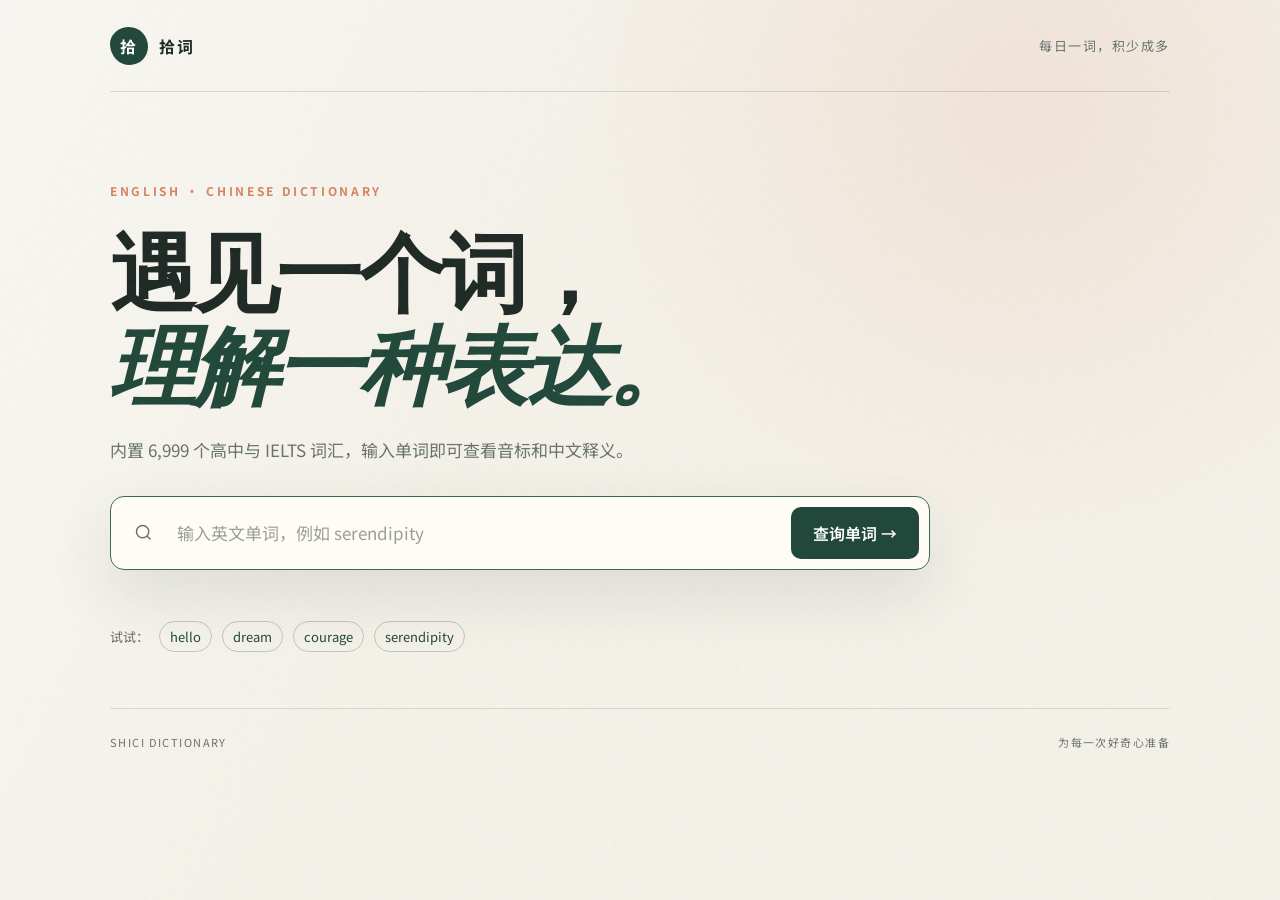
<file: index.html>
<!doctype html>
<html lang="zh-CN">
  <head>
    <meta charset="UTF-8" />
    <meta name="viewport" content="width=device-width, initial-scale=1.0" />
    <meta name="description" content="输入英文单词，查询音标、中文释义和例句。" />
    <title>拾词 · 英汉查词</title>
    <link rel="preconnect" href="https://fonts.googleapis.com" />
    <link rel="preconnect" href="https://fonts.gstatic.com" crossorigin />
    <link href="https://fonts.googleapis.com/css2?family=Noto+Sans+SC:wght@400;500;600;700&family=Playfair+Display:wght@600;700&display=swap" rel="stylesheet" />
    <link rel="stylesheet" href="styles.css" />
  </head>
  <body>
    <main class="page-shell">
      <header class="site-header">
        <a class="brand" href="#" aria-label="拾词首页">
          <span class="brand-mark">拾</span>
          <span>拾词</span>
        </a>
        <span class="header-note">每日一词，积少成多</span>
      </header>

      <section class="hero" aria-labelledby="page-title">
        <p class="eyebrow">ENGLISH · CHINESE DICTIONARY</p>
        <h1 id="page-title">遇见一个词，<br /><em>理解一种表达。</em></h1>
        <p class="intro">内置 6,999 个高中与 IELTS 词汇，输入单词即可查看音标和中文释义。</p>

        <form class="search-box" id="search-form" novalidate>
          <label class="sr-only" for="word-input">请输入要查询的英文单词</label>
          <svg class="search-icon" aria-hidden="true" viewBox="0 0 24 24">
            <circle cx="11" cy="11" r="7"></circle>
            <path d="m20 20-4-4"></path>
          </svg>
          <input id="word-input" name="word" type="text" autocomplete="off" spellcheck="false" placeholder="输入英文单词，例如 serendipity" />
          <button type="submit">查询单词 <span aria-hidden="true">→</span></button>
        </form>
        <p class="form-message" id="form-message" role="status" aria-live="polite"></p>

        <div class="suggestions" aria-label="热门单词">
          <span>试试：</span>
          <button type="button" data-word="hello">hello</button>
          <button type="button" data-word="dream">dream</button>
          <button type="button" data-word="courage">courage</button>
          <button type="button" data-word="serendipity">serendipity</button>
        </div>
      </section>

      <section class="result-card is-hidden" id="result-card" aria-live="polite">
        <div class="result-topline">
          <div>
            <p class="part-of-speech" id="part-of-speech">WORD</p>
            <h2 id="result-word">hello</h2>
          </div>
          <button class="sound-button" id="sound-button" type="button" aria-label="播放单词发音">
            <svg aria-hidden="true" viewBox="0 0 24 24">
              <path d="M11 5 6 9H3v6h3l5 4V5Z"></path>
              <path d="M15.5 8.5a5 5 0 0 1 0 7"></path>
              <path d="M18 6a8.5 8.5 0 0 1 0 12"></path>
            </svg>
          </button>
        </div>
        <p class="phonetic" id="phonetic">/həˈləʊ/</p>
        <div class="divider"></div>
        <div class="definition-grid">
          <span class="definition-number">01</span>
          <div>
            <p class="definition-label">中文释义</p>
            <p class="chinese-definition" id="chinese-definition">你好；喂</p>
          </div>
        </div>
        <div class="example-box" id="example-box">
          <p class="definition-label">例句</p>
          <p id="example-text">Hello, how are you today?</p>
        </div>
      </section>

      <footer>
        <span>SHICI DICTIONARY</span>
        <span>为每一次好奇心准备</span>
      </footer>
    </main>
    <script src="data/word-data-01.js"></script>
    <script src="data/word-data-02.js"></script>
    <script src="data/word-data-03.js"></script>
    <script src="data/word-data-04.js"></script>
    <script src="data/word-data-05.js"></script>
    <script src="data/word-data-06.js"></script>
    <script src="data/word-data-07.js"></script>
    <script src="data/word-data-08.js"></script>
    <script src="data/word-data-09.js"></script>
    <script src="data/word-data-10.js"></script>
    <script src="data/word-data-11.js"></script>
    <script src="data/word-data-12.js"></script>
    <script src="data/word-data-13.js"></script>
    <script src="data/word-data-14.js"></script>
    <script src="data/word-data-15.js"></script>
    <script src="data/word-data-16.js"></script>
    <script src="data/word-data-17.js"></script>
    <script src="data/word-data-18.js"></script>
    <script src="data/word-data-19.js"></script>
    <script src="data/word-data-20.js"></script>
    <script src="data/word-data-21.js"></script>
    <script src="data/word-data-22.js"></script>
    <script src="data/word-data-23.js"></script>
    <script src="data/word-data-24.js"></script>
    <script src="data/word-data-25.js"></script>
    <script src="data/word-data-26.js"></script>
    <script src="data/word-data-27.js"></script>
    <script src="data/word-data-28.js"></script>
    <script src="data/word-data-29.js"></script>
    <script src="data/word-data-30.js"></script>
    <script src="data/word-data-31.js"></script>
    <script src="data/word-data-32.js"></script>
    <script src="data/word-data-33.js"></script>
    <script src="data/word-data-34.js"></script>
    <script src="data/word-data-35.js"></script>
    <script src="data/word-data-36.js"></script>
    <script src="data/word-data-37.js"></script>
    <script src="data/word-data-38.js"></script>
    <script src="data/word-data-39.js"></script>
    <script src="data/word-data-40.js"></script>
    <script src="script.js"></script>
  </body>
</html>
</file>
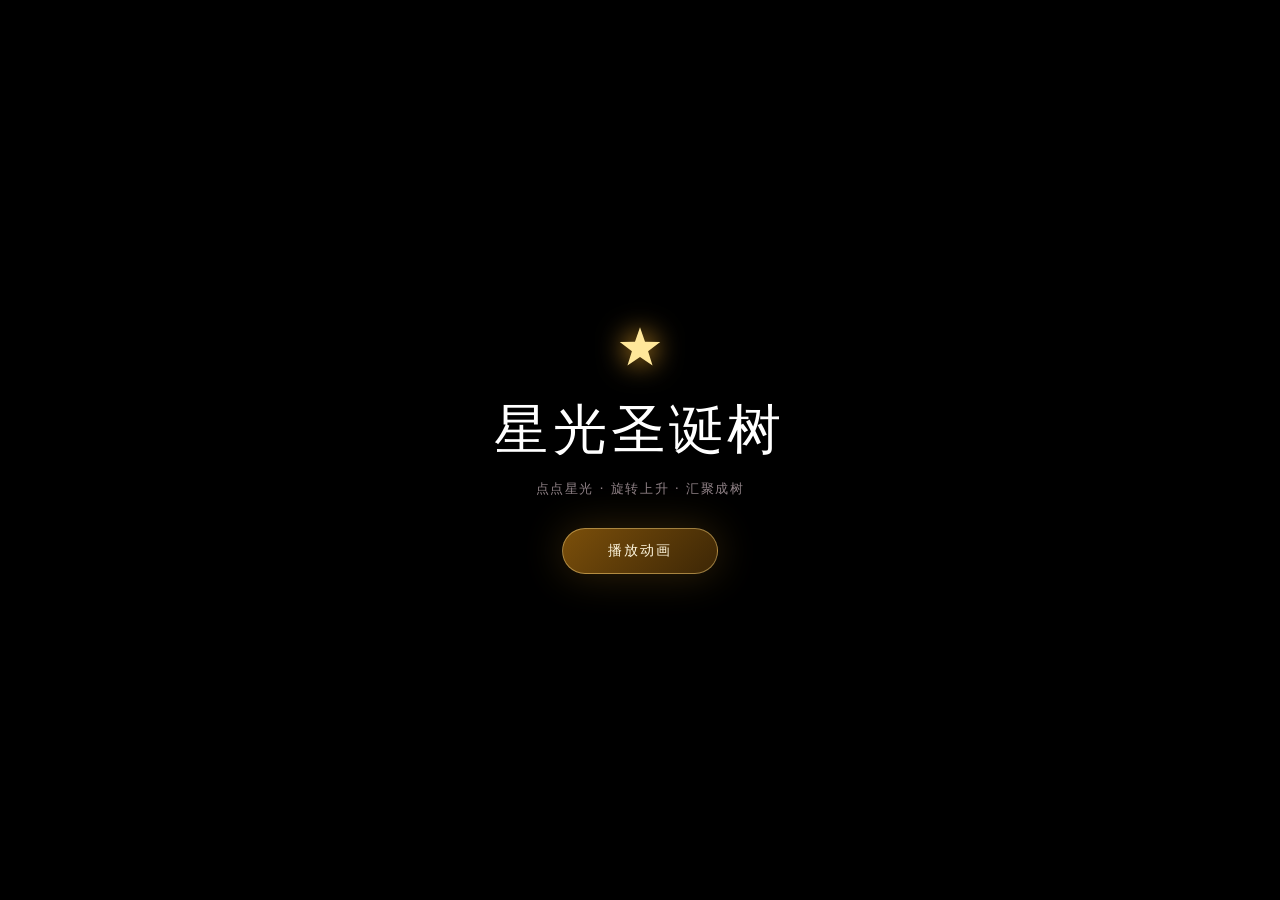
<file: christmas-tree/index.html>
<!doctype html>
<html lang="zh-CN">
<head>
  <meta charset="utf-8" />
  <meta name="viewport" content="width=device-width, initial-scale=1, viewport-fit=cover" />
  <meta name="theme-color" content="#050207" />
  <link rel="icon" href="data:image/svg+xml,%3Csvg xmlns='http://www.w3.org/2000/svg' viewBox='0 0 100 100'%3E%3Crect width='100' height='100' rx='22' fill='%23000'/%3E%3Cpath d='M50 9l9 25 27 1-21 16 7 26-22-15-22 15 7-26-21-16 27-1z' fill='%23ffd36a'/%3E%3Ccircle cx='50' cy='43' r='17' fill='%23fff' opacity='.55'/%3E%3C/svg%3E" />
  <link rel="apple-touch-icon" href="data:image/svg+xml,%3Csvg xmlns='http://www.w3.org/2000/svg' viewBox='0 0 100 100'%3E%3Crect width='100' height='100' rx='22' fill='%23000'/%3E%3Cpath d='M50 9l9 25 27 1-21 16 7 26-22-15-22 15 7-26-21-16 27-1z' fill='%23ffd36a'/%3E%3C/svg%3E" />
  <title>星光圣诞树</title>
  <style>
    :root { color-scheme: dark; font-family: Inter, ui-sans-serif, system-ui, -apple-system, "PingFang SC", "Microsoft YaHei", sans-serif; }
    * { box-sizing: border-box; }
    html, body { width: 100%; height: 100%; margin: 0; overflow: hidden; background: #050207; }
    body { touch-action: manipulation; }
    canvas { position: fixed; inset: 0; width: 100%; height: 100%; display: block; }
    .vignette { position: fixed; inset: 0; pointer-events: none; background: radial-gradient(circle at 50% 45%, transparent 22%, rgba(4,0,6,.28) 62%, rgba(0,0,0,.82) 100%); }
    .grain { position: fixed; inset: 0; pointer-events: none; opacity: .12; background-image: url("data:image/svg+xml,%3Csvg viewBox='0 0 180 180' xmlns='http://www.w3.org/2000/svg'%3E%3Cfilter id='n'%3E%3CfeTurbulence type='fractalNoise' baseFrequency='.9' numOctaves='3' stitchTiles='stitch'/%3E%3C/filter%3E%3Crect width='100%25' height='100%25' filter='url(%23n)' opacity='.32'/%3E%3C/svg%3E"); mix-blend-mode: soft-light; }
    .brand { position: fixed; top: max(24px, env(safe-area-inset-top)); left: 0; right: 0; text-align: center; pointer-events: none; opacity: 0; transform: translateY(-10px); transition: opacity 1.4s ease, transform 1.4s ease; letter-spacing: .34em; text-indent: .34em; color: rgba(255,241,197,.84); font-size: clamp(11px, 2vw, 14px); }
    .brand.show { opacity: 1; transform: translateY(0); }
    .stage-copy { position: fixed; left: 20px; right: 20px; bottom: max(84px, calc(env(safe-area-inset-bottom) + 76px)); text-align: center; pointer-events: none; opacity: 0; transform: translateY(10px); transition: opacity 1.2s ease, transform 1.2s ease; }
    .stage-copy.show { opacity: 1; transform: translateY(0); }
    .stage-copy h1 { margin: 0 0 8px; font-family: Georgia, "Times New Roman", serif; font-size: clamp(24px, 5vw, 46px); font-weight: 400; letter-spacing: .08em; color: #fff4d6; text-shadow: 0 0 24px rgba(255,184,64,.55); }
    .stage-copy p { margin: 0; color: rgba(255,225,236,.55); font-size: 12px; letter-spacing: .24em; text-indent: .24em; }
    .controls { position: fixed; left: 50%; bottom: max(22px, env(safe-area-inset-bottom)); transform: translateX(-50%); display: flex; gap: 10px; align-items: center; }
    button { appearance: none; border: 1px solid rgba(255,215,126,.34); border-radius: 999px; min-height: 46px; padding: 0 22px; color: #fff7df; background: rgba(35,24,6,.62); backdrop-filter: blur(16px); -webkit-backdrop-filter: blur(16px); font: inherit; font-size: 14px; letter-spacing: .14em; cursor: pointer; box-shadow: 0 8px 36px rgba(0,0,0,.35), inset 0 1px rgba(255,255,255,.08); transition: transform .2s ease, background .2s ease, border-color .2s ease, opacity .3s ease; }
    button:hover { transform: translateY(-2px); background: rgba(78,52,10,.76); border-color: rgba(255,218,139,.58); }
    button:active { transform: translateY(0) scale(.97); }
    button:focus-visible { outline: 2px solid #ffd978; outline-offset: 4px; }
    #replay { opacity: 0; pointer-events: none; }
    #replay.show { opacity: 1; pointer-events: auto; }
    #replay { width: 48px; padding: 0; display: grid; place-items: center; }
    #replay svg { width: 20px; height: 20px; }
    .intro { position: fixed; inset: 0; display: grid; place-items: center; background: #000; transition: opacity .8s ease, visibility .8s; }
    .intro.hidden { opacity: 0; visibility: hidden; pointer-events: none; }
    .intro-inner { text-align: center; padding: 28px; }
    .mini-star { width: 44px; height: 44px; margin: 0 auto 20px; color: #ffe79a; filter: drop-shadow(0 0 14px #ffb52e); animation: breathe 2.2s ease-in-out infinite; }
    .intro h2 { margin: 0 0 10px; font-family: Georgia, "Times New Roman", serif; font-weight: 400; font-size: clamp(30px, 7vw, 54px); letter-spacing: .08em; }
    .intro p { margin: 0 0 28px; color: rgba(255,230,239,.56); font-size: 13px; letter-spacing: .12em; line-height: 1.8; }
    .intro button { min-width: 156px; background: linear-gradient(135deg, rgba(143,92,12,.86), rgba(76,48,7,.8)); border-color: rgba(255,215,126,.48); box-shadow: 0 0 42px rgba(255,179,45,.2); }
    @keyframes breathe { 50% { transform: scale(1.14) rotate(5deg); filter: drop-shadow(0 0 22px #ffb52e); } }
    @media (prefers-reduced-motion: reduce) { .mini-star { animation: none; } }
  </style>
</head>
<body>
  <canvas id="scene" aria-label="由旋转星光组成的圣诞树动画"></canvas>
  <div class="vignette"></div><div class="grain"></div>
  <div class="brand" id="brand">A LITTLE CHRISTMAS MAGIC</div>
  <div class="stage-copy" id="copy"><h1>Merry Christmas</h1></div>
  <div class="controls"><button id="replay" type="button" aria-label="重新播放" title="重新播放"><svg viewBox="0 0 24 24" aria-hidden="true"><path d="M20 11a8 8 0 1 0-2.34 5.66" fill="none" stroke="currentColor" stroke-width="1.8" stroke-linecap="round"/><path d="M20 5v6h-6" fill="none" stroke="currentColor" stroke-width="1.8" stroke-linecap="round" stroke-linejoin="round"/></svg></button></div>
  <div class="intro" id="intro">
    <div class="intro-inner">
      <svg class="mini-star" viewBox="0 0 100 100" aria-hidden="true"><path fill="currentColor" d="M50 3l11.4 32.6 34.6.7-27.6 20.9L78.5 90 50 70.4 21.5 90l10.1-32.8L4 36.3l34.6-.7z"/></svg>
      <h2>星光圣诞树</h2>
      <p>点点星光 · 旋转上升 · 汇聚成树</p>
      <button id="play" type="button">播放动画</button>
    </div>
  </div>
  <script>
    const canvas = document.querySelector('#scene');
    const ctx = canvas.getContext('2d', { alpha: false });
    const intro = document.querySelector('#intro');
    const playBtn = document.querySelector('#play');
    const replayBtn = document.querySelector('#replay');
    const brand = document.querySelector('#brand');
    const copy = document.querySelector('#copy');
    const TAU = Math.PI * 2;
    let W=0,H=0,DPR=1, particles=[], bgStars=[], running=false, startTime=0, raf=0;
    const rand=(a,b)=>a+Math.random()*(b-a), clamp=(v,a=0,b=1)=>Math.max(a,Math.min(b,v));
    const ease=t=>1-Math.pow(1-clamp(t),3);
    const smooth=t=>{t=clamp(t);return t*t*(3-2*t)};
    function resize(){
      DPR=Math.min(devicePixelRatio||1,2); W=innerWidth; H=innerHeight;
      canvas.width=Math.round(W*DPR); canvas.height=Math.round(H*DPR); ctx.setTransform(DPR,0,0,DPR,0,0);
      makeScene();
    }
    function treePoint(i,n){
      const u=Math.pow(i/n,.84), y=(u-.5)*1.55;
      const radius=(.08+.92*u)*(.78+Math.random()*.22);
      const a=i*2.399963+rand(-.22,.22);
      return { x:Math.cos(a)*radius, y, z:Math.sin(a)*radius, kind:'tree' };
    }
    function garlandPoint(i,n){
      const u=i/(n-1), y=(u-.5)*1.52, r=.12+.98*u, a=u*TAU*6.2;
      return { x:Math.cos(a)*r, y, z:Math.sin(a)*r, kind:'garland' };
    }
    function starPoint(i,n){
      const outer=.26, inner=.105, seg=(i/n)*10, k=Math.floor(seg), q=seg-k;
      const r1=k%2===0?outer:inner, r2=(k+1)%2===0?outer:inner, r=r1+(r2-r1)*q;
      const a=-Math.PI/2+(seg/10)*TAU;
      return { x:Math.cos(a)*r, y:-.91+Math.sin(a)*r, z:0, kind:'star' };
    }
    function makeScene(){
      const mobile=W<620, count=mobile?720:1050, garlands=Math.floor(count*.2), stars=90;
      particles=[];
      for(let i=0;i<count;i++){
        let target=i<stars?starPoint(i,stars):i<stars+garlands?garlandPoint(i-stars,garlands):treePoint(i-stars-garlands,count-stars-garlands);
        const seedA=rand(0,TAU), seedR=rand(.01,.24);
        particles.push({
          ...target, sx:Math.cos(seedA)*seedR, sy:rand(-.08,.08), sz:Math.sin(seedA)*seedR,
          phase:rand(0,TAU), delay:rand(0,.16), size:target.kind==='star'?rand(1.2,2.7):target.kind==='garland'?rand(1,2.2):rand(.6,1.75),
          tone:Math.random(), wobble:rand(.6,1.4)
        });
      }
      bgStars=Array.from({length:mobile?85:150},()=>({x:Math.random(),y:Math.random(),s:rand(.3,1.5),p:rand(0,TAU),v:rand(.5,1.4)}));
    }
    function project(x,y,z,scale,cy){
      const depth=3.6+z, f=3.6/depth;
      return { x:W/2+x*scale*f, y:cy+y*scale*f, f };
    }
    function glowDot(x,y,r,color,alpha){
      ctx.globalAlpha=alpha*.18; ctx.fillStyle=color; ctx.beginPath();ctx.arc(x,y,r*4,0,TAU);ctx.fill();
      ctx.globalAlpha=alpha*.5; ctx.beginPath();ctx.arc(x,y,r*1.9,0,TAU);ctx.fill();
      ctx.globalAlpha=alpha; ctx.fillStyle='#fffaf0'; ctx.beginPath();ctx.arc(x,y,Math.max(.45,r*.58),0,TAU);ctx.fill();
    }
    function drawBackground(time,energy){
      ctx.globalAlpha=1;ctx.globalCompositeOperation='source-over';ctx.fillStyle='#000';ctx.fillRect(0,0,W,H);
      ctx.globalCompositeOperation='lighter';
      bgStars.forEach(s=>{const a=.18+.38*(.5+.5*Math.sin(time*s.v+s.p));glowDot(s.x*W,s.y*H,s.s,'#ffd978',a)});
    }
    function drawStarBurst(cx,cy,a,time){
      if(a<=0)return; ctx.save();ctx.translate(cx,cy);ctx.rotate(time*.18);ctx.globalCompositeOperation='lighter';
      const grad=ctx.createRadialGradient(0,0,1,0,0,62);grad.addColorStop(0,`rgba(255,255,255,${a})`);grad.addColorStop(.16,`rgba(255,219,126,${a*.66})`);grad.addColorStop(1,'rgba(255,167,32,0)');ctx.fillStyle=grad;ctx.beginPath();ctx.arc(0,0,62,0,TAU);ctx.fill();
      ctx.strokeStyle=`rgba(255,236,181,${a*.75})`;ctx.lineWidth=1;ctx.beginPath();ctx.moveTo(-60,0);ctx.lineTo(60,0);ctx.moveTo(0,-34);ctx.lineTo(0,34);ctx.stroke();ctx.restore();
    }
    function frame(now){
      if(!running)return; const elapsed=(now-startTime)/1000, t=elapsed/11.8;
      drawBackground(elapsed,smooth((t-.2)/.7));
      const scale=Math.min(W*.37,H*.35), cy=H*(W<620?.43:.45);
      const grow=smooth((t-.06)/.64), settle=smooth((t-.55)/.26), rotation=elapsed*(1.75-1.25*settle);
      const order=[];
      particles.forEach((p,i)=>{
        const local=clamp((grow-p.delay)/(1-p.delay));
        const lift=ease(local), spiralR=(.18+1.2*lift)*(1-settle*.83);
        const turns=TAU*(2.6*lift)+p.phase+rotation;
        const swirl={x:Math.cos(turns)*spiralR, y:.82-1.65*lift+Math.sin(p.phase*2)*.08*(1-lift), z:Math.sin(turns)*spiralR};
        const lock=smooth((local-.63)/.37);
        let x=p.sx*(1-lift)+swirl.x*lift, y=p.sy*(1-lift)+swirl.y*lift, z=p.sz*(1-lift)+swirl.z*lift;
        x=x*(1-lock)+p.x*lock; y=y*(1-lock)+p.y*lock; z=z*(1-lock)+p.z*lock;
        const finalSpin=rotation*(1-lock*.88), c=Math.cos(finalSpin),s=Math.sin(finalSpin); const rx=x*c-z*s,rz=x*s+z*c;
        order.push({p,x:rx,y,z:rz,i,local});
      });
      order.sort((a,b)=>b.z-a.z); ctx.globalCompositeOperation='lighter';
      order.forEach(o=>{
        const q=project(o.x,o.y,o.z,scale,cy), tw=.72+.28*Math.sin(elapsed*3.2+o.p.phase);
        const alpha=clamp(o.local*1.4)*tw, r=o.p.size*q.f*(.72+.35*settle);
        const color=o.p.kind==='garland'?'#ffb52e':o.p.kind==='star'?'#fff0b5':o.p.tone>.84?'#fff2c2':o.p.tone>.25?'#ffd36a':'#ffb13b';
        glowDot(q.x,q.y,r,color,alpha);
      });
      const starAlpha=smooth((t-.67)/.16); drawStarBurst(W/2,cy-scale*.91,starAlpha,elapsed);
      if(t>.74){copy.classList.add('show');brand.classList.add('show')}
      if(t>=1){ running=false; replayBtn.classList.add('show'); return; }
      raf=requestAnimationFrame(frame);
    }
    function start(){
      cancelAnimationFrame(raf); intro.classList.add('hidden'); replayBtn.classList.remove('show'); copy.classList.remove('show');brand.classList.remove('show');
      running=true;startTime=performance.now();raf=requestAnimationFrame(frame);
    }
    playBtn.addEventListener('click',start); replayBtn.addEventListener('click',start);
    addEventListener('resize',resize,{passive:true}); resize(); drawBackground(0,0);
  </script>
</body>
</html>
</file>
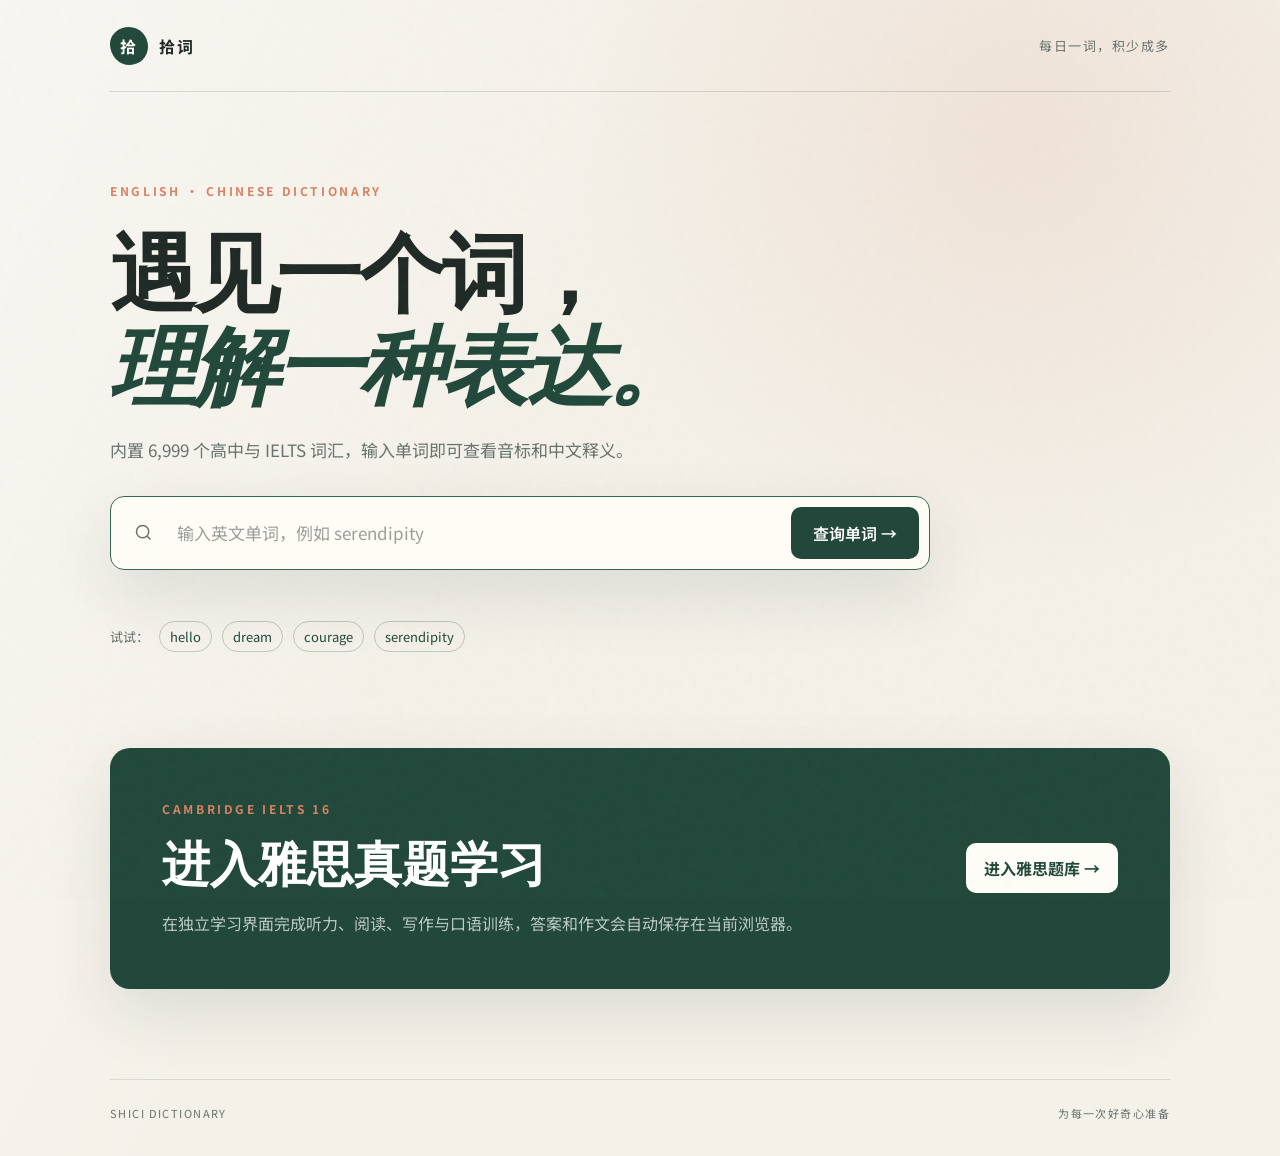
<file: dictionary/index.html>
<!doctype html>
<html lang="zh-CN">
  <head>
    <meta charset="UTF-8" />
    <meta name="viewport" content="width=device-width, initial-scale=1.0" />
    <meta name="description" content="输入英文单词，查询音标、中文释义和例句。" />
    <title>拾词 · 英汉查词</title>
    <link rel="preconnect" href="https://fonts.googleapis.com" />
    <link rel="preconnect" href="https://fonts.gstatic.com" crossorigin />
    <link href="https://fonts.googleapis.com/css2?family=Noto+Sans+SC:wght@400;500;600;700&family=Playfair+Display:wght@600;700&display=swap" rel="stylesheet" />
    <link rel="stylesheet" href="styles.css?v=20261026-flow" />
  </head>
  <body>
    <main class="page-shell">
      <header class="site-header">
        <a class="brand" href="#" aria-label="拾词首页">
          <span class="brand-mark">拾</span>
          <span>拾词</span>
        </a>
        <span class="header-note">每日一词，积少成多</span>
      </header>

      <section class="hero" aria-labelledby="page-title">
        <p class="eyebrow">ENGLISH · CHINESE DICTIONARY</p>
        <h1 id="page-title">遇见一个词，<br /><em>理解一种表达。</em></h1>
        <p class="intro">内置 6,999 个高中与 IELTS 词汇，输入单词即可查看音标和中文释义。</p>

        <form class="search-box" id="search-form" novalidate>
          <label class="sr-only" for="word-input">请输入要查询的英文单词</label>
          <svg class="search-icon" aria-hidden="true" viewBox="0 0 24 24">
            <circle cx="11" cy="11" r="7"></circle>
            <path d="m20 20-4-4"></path>
          </svg>
          <input id="word-input" name="word" type="text" autocomplete="off" spellcheck="false" placeholder="输入英文单词，例如 serendipity" />
          <button type="submit">查询单词 <span aria-hidden="true">→</span></button>
        </form>
        <p class="form-message" id="form-message" role="status" aria-live="polite"></p>

        <div class="suggestions" aria-label="热门单词">
          <span>试试：</span>
          <button type="button" data-word="hello">hello</button>
          <button type="button" data-word="dream">dream</button>
          <button type="button" data-word="courage">courage</button>
          <button type="button" data-word="serendipity">serendipity</button>
        </div>
      </section>

      <section class="result-card is-hidden" id="result-card" aria-live="polite">
        <div class="result-topline">
          <div>
            <p class="part-of-speech" id="part-of-speech">WORD</p>
            <h2 id="result-word">hello</h2>
          </div>
          <button class="sound-button" id="sound-button" type="button" aria-label="播放单词发音">
            <svg aria-hidden="true" viewBox="0 0 24 24">
              <path d="M11 5 6 9H3v6h3l5 4V5Z"></path>
              <path d="M15.5 8.5a5 5 0 0 1 0 7"></path>
              <path d="M18 6a8.5 8.5 0 0 1 0 12"></path>
            </svg>
          </button>
        </div>
        <p class="phonetic" id="phonetic">/həˈləʊ/</p>
        <div class="divider"></div>
        <div class="definition-grid">
          <span class="definition-number">01</span>
          <div>
            <p class="definition-label">中文释义</p>
            <div class="meaning-list" id="meaning-list"></div>
          </div>
        </div>
        <div class="example-box" id="example-box">
          <p class="definition-label">例句</p>
          <p id="example-text">Hello, how are you today?</p>
        </div>
      </section>

      <section class="ielts-launcher" aria-labelledby="ielts-launcher-title">
        <div>
          <p class="eyebrow">CAMBRIDGE IELTS 16</p>
          <h2 id="ielts-launcher-title">进入雅思真题学习</h2>
          <p>在独立学习界面完成听力、阅读、写作与口语训练，答案和作文会自动保存在当前浏览器。</p>
        </div>
        <button type="button" id="enter-ielts">进入雅思题库 <span aria-hidden="true">→</span></button>
      </section>

      <section class="ielts-mode" id="ielts-mode" aria-labelledby="ielts-title">
        <div class="ielts-topbar">
          <button type="button" id="exit-ielts"><span aria-hidden="true">←</span> 返回查词</button>
          <span>CAMBRIDGE IELTS 16 · ACADEMIC</span>
        </div>
        <div class="section-heading">
          <div>
            <p class="eyebrow">IELTS STUDY MODE</p>
            <h2 id="ielts-title">雅思学习模式</h2>
            <p>剑桥雅思 16 已按听、读、写、说整理，可播放听力、完成题目并查看原文、答案与写作分析。</p>
          </div>
          <span class="content-status" id="content-status">20 个训练单元</span>
        </div>

        <div class="module-tabs" role="tablist" aria-label="雅思训练模块">
          <button class="module-tab is-active" type="button" role="tab" aria-selected="true" data-module="listening">
            <span class="module-number">01</span><strong>听力</strong><small>Listening</small>
          </button>
          <button class="module-tab" type="button" role="tab" aria-selected="false" data-module="reading">
            <span class="module-number">02</span><strong>阅读</strong><small>Reading</small>
          </button>
          <button class="module-tab" type="button" role="tab" aria-selected="false" data-module="writing">
            <span class="module-number">03</span><strong>写作</strong><small>Writing</small>
          </button>
          <button class="module-tab" type="button" role="tab" aria-selected="false" data-module="speaking">
            <span class="module-number">04</span><strong>口语</strong><small>Speaking</small>
          </button>
        </div>

        <div class="study-workspace">
          <aside class="material-list" id="material-list" aria-label="资料目录"></aside>
          <article class="practice-panel" id="practice-panel" aria-live="polite"></article>
        </div>
      </section>

      <footer>
        <span>SHICI DICTIONARY</span>
        <span>为每一次好奇心准备</span>
      </footer>
    </main>
    <script src="data/word-data-01.js"></script>
    <script src="data/word-data-02.js"></script>
    <script src="data/word-data-03.js"></script>
    <script src="data/word-data-04.js"></script>
    <script src="data/word-data-05.js"></script>
    <script src="data/word-data-06.js"></script>
    <script src="data/word-data-07.js"></script>
    <script src="data/word-data-08.js"></script>
    <script src="data/word-data-09.js"></script>
    <script src="data/word-data-10.js"></script>
    <script src="data/word-data-11.js"></script>
    <script src="data/word-data-12.js"></script>
    <script src="data/word-data-13.js"></script>
    <script src="data/word-data-14.js"></script>
    <script src="data/word-data-15.js"></script>
    <script src="data/word-data-16.js"></script>
    <script src="data/word-data-17.js"></script>
    <script src="data/word-data-18.js"></script>
    <script src="data/word-data-19.js"></script>
    <script src="data/word-data-20.js"></script>
    <script src="data/word-data-21.js"></script>
    <script src="data/word-data-22.js"></script>
    <script src="data/word-data-23.js"></script>
    <script src="data/word-data-24.js"></script>
    <script src="data/word-data-25.js"></script>
    <script src="data/word-data-26.js"></script>
    <script src="data/word-data-27.js"></script>
    <script src="data/word-data-28.js"></script>
    <script src="data/word-data-29.js"></script>
    <script src="data/word-data-30.js"></script>
    <script src="data/word-data-31.js"></script>
    <script src="data/word-data-32.js"></script>
    <script src="data/word-data-33.js"></script>
    <script src="data/word-data-34.js"></script>
    <script src="data/word-data-35.js"></script>
    <script src="data/word-data-36.js"></script>
    <script src="data/word-data-37.js"></script>
    <script src="data/word-data-38.js"></script>
    <script src="data/word-data-39.js"></script>
    <script src="data/word-data-40.js"></script>
    <script src="ielts-content.js"></script>
    <script src="script.js?v=20261026-flow"></script>
  </body>
</html>
</file>
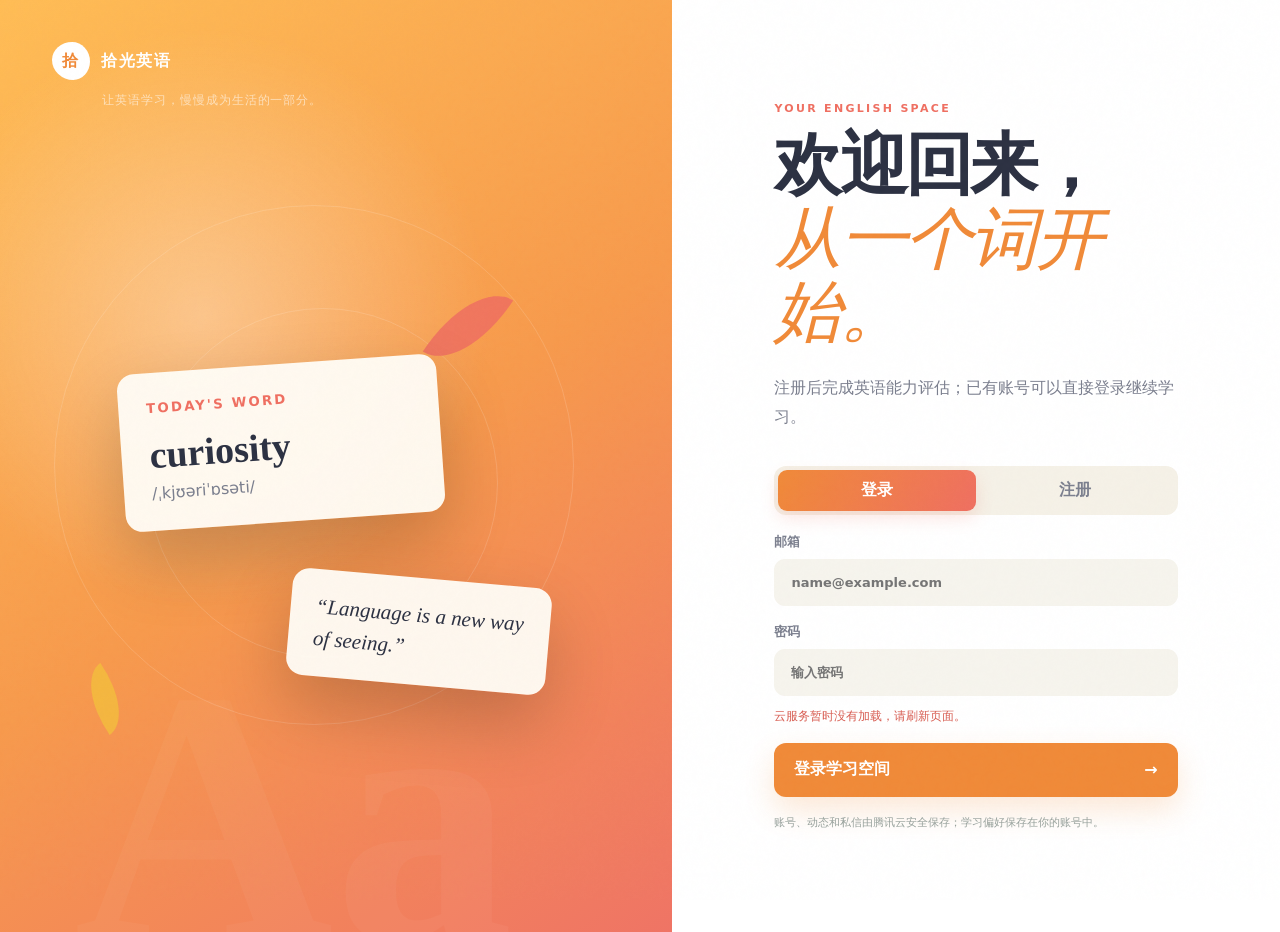
<file: english-learning/index.html>
<!doctype html>
<html lang="zh-CN">
  <head>
    <meta charset="UTF-8" />
    <meta name="viewport" content="width=device-width, initial-scale=1.0" />
    <meta name="description" content="拾光英语——根据英语能力等级，提供聊天、视频精听、分级阅读和单词学习。" />
    <title>拾光英语 · 个性化学习空间</title>
    <link rel="stylesheet" href="styles.css?v=20261106-learning-redesign" />
  </head>
  <body>
    <div class="noise" aria-hidden="true"></div>

    <main id="app">
      <section class="screen auth-screen is-active" id="auth-screen" aria-labelledby="auth-title">
        <div class="auth-brand">
          <a class="brand" href="#" aria-label="拾光英语首页"><span class="brand-mark">拾</span><span>拾光英语</span></a>
          <p>让英语学习，慢慢成为生活的一部分。</p>
        </div>
        <div class="auth-visual" aria-hidden="true">
          <div class="orbit orbit-one"></div><div class="orbit orbit-two"></div>
          <div class="word-card word-card-a"><small>TODAY'S WORD</small><strong>curiosity</strong><span>/ˌkjʊəriˈɒsəti/</span></div>
          <div class="word-card word-card-b"><strong>“Language is a new way of seeing.”</strong></div>
          <div class="leaf leaf-a"></div><div class="leaf leaf-b"></div>
        </div>
        <div class="auth-panel">
          <p class="eyebrow">YOUR ENGLISH SPACE</p>
          <h1 id="auth-title">欢迎回来，<br /><em>从一个词开始。</em></h1>
          <p class="lead">注册后完成英语能力评估；已有账号可以直接登录继续学习。</p>
          <div class="auth-tabs" role="tablist" aria-label="账号入口">
            <button class="auth-tab is-active" type="button" data-auth-tab="login">登录</button>
            <button class="auth-tab" type="button" data-auth-tab="register">注册</button>
          </div>
          <form id="login-form" class="login-form auth-form is-active">
            <label>邮箱<input id="login-email" type="email" placeholder="name@example.com" autocomplete="email" required /></label>
            <label>密码<input id="login-password" type="password" placeholder="输入密码" autocomplete="current-password" required /></label>
            <p class="auth-message" id="login-message" role="status"></p>
            <button class="primary-button" type="submit">登录学习空间 <span>→</span></button>
          </form>
          <form id="register-form" class="login-form auth-form">
            <label>昵称<input id="register-name" type="text" placeholder="例如：小雨" autocomplete="name" required /></label>
            <label>邮箱<input id="register-email" type="email" placeholder="name@example.com" autocomplete="email" required /></label>
            <label>创建密码<input id="register-password" type="password" placeholder="8–32 位，须包含英文字母和数字" minlength="8" maxlength="32" pattern="(?=.*[A-Za-z])(?=.*\d).{8,32}" autocomplete="new-password" aria-describedby="password-rules" required /></label>
            <p class="password-rules" id="password-rules">密码格式：8–32 位，至少包含 1 个英文字母和 1 个数字；可以使用 ! @ # $ 等符号。请勿填写邮箱、腾讯云或 GitHub 的密码。</p>
            <label>确认密码<input id="register-password-confirm" type="password" placeholder="再次输入刚才创建的密码" minlength="8" maxlength="32" autocomplete="new-password" required /></label>
            <div class="otp-step" id="otp-step" hidden>
              <label>邮箱验证码<input id="register-code" type="text" inputmode="numeric" maxlength="8" placeholder="输入邮件中的验证码" autocomplete="one-time-code" /></label>
              <p>验证码已经发送到邮箱，填写后完成真实账号注册。</p>
            </div>
            <p class="auth-message" id="register-message" role="status"></p>
            <button class="primary-button" id="register-submit" type="submit">发送验证码 <span>✦</span></button>
          </form>
          <p class="privacy-note">账号、动态和私信由腾讯云安全保存；学习偏好保存在你的账号中。</p>
        </div>
      </section>

      <section class="screen onboarding-screen" id="onboarding-screen" aria-labelledby="onboarding-title">
        <header class="simple-header"><a class="brand" href="#"><span class="brand-mark">拾</span><span>拾光英语</span></a><span id="step-label">01 / 03</span></header>
        <div class="onboarding-wrap">
          <div class="progress-track"><span id="progress-bar"></span></div>
          <form id="profile-form">
            <fieldset class="onboarding-step is-active" data-step="0">
              <p class="eyebrow">LET'S GET TO KNOW YOU</p>
              <legend id="onboarding-title">先从你的年龄开始</legend>
              <p class="step-intro">我们会调整内容难度、话题和每日学习节奏。</p>
              <div class="choice-grid age-grid">
                <label><input type="radio" name="age" value="12岁以下" required /><span><b>12岁以下</b><small>兴趣启蒙</small></span></label>
                <label><input type="radio" name="age" value="13–17岁" /><span><b>13–17岁</b><small>中学阶段</small></span></label>
                <label><input type="radio" name="age" value="18–24岁" /><span><b>18–24岁</b><small>升学与考试</small></span></label>
                <label><input type="radio" name="age" value="25岁以上" /><span><b>25岁以上</b><small>工作与生活</small></span></label>
              </div>
            </fieldset>

            <fieldset class="onboarding-step" data-step="1">
              <p class="eyebrow">CURRENT LEVEL</p>
              <legend>你现在的英语能力如何？</legend>
              <p class="step-intro">不知道也没关系，选择最接近你的程度。</p>
              <div class="choice-grid level-grid">
                <label><input type="radio" name="level" value="A1" required /><span><b>A1</b><small>能理解非常基础的表达</small></span></label>
                <label><input type="radio" name="level" value="A2" /><span><b>A2</b><small>能处理简单日常交流</small></span></label>
                <label><input type="radio" name="level" value="B1" /><span><b>B1</b><small>能讨论熟悉的话题</small></span></label>
                <label><input type="radio" name="level" value="B2" /><span><b>B2</b><small>能理解较复杂的内容</small></span></label>
                <label><input type="radio" name="level" value="C1" /><span><b>C1</b><small>能流畅使用学术英语</small></span></label>
                <label><input type="radio" name="level" value="C2" /><span><b>C2</b><small>接近母语使用水平</small></span></label>
              </div>
              <div class="ielts-field"><label for="ielts-score">如果参加过雅思，可以填写分数</label><select id="ielts-score"><option value="">暂时没有</option><option>4.0–4.5</option><option>5.0–5.5</option><option>6.0–6.5</option><option>7.0–7.5</option><option>8.0+</option></select></div>
            </fieldset>

            <fieldset class="onboarding-step" data-step="2">
              <p class="eyebrow">YOUR GOAL</p>
              <legend>你最想提升什么？</legend>
              <p class="step-intro">可以选择多个方向，主页内容会随之变化。</p>
              <div class="choice-grid goal-grid">
                <label><input type="checkbox" name="goal" value="日常交流" /><span><b>日常交流</b><small>自然地开口聊天</small></span></label>
                <label><input type="checkbox" name="goal" value="雅思考试" /><span><b>雅思考试</b><small>听说读写专项练习</small></span></label>
                <label><input type="checkbox" name="goal" value="扩大词汇" /><span><b>扩大词汇</b><small>记住并真正会使用</small></span></label>
                <label><input type="checkbox" name="goal" value="阅读能力" /><span><b>阅读能力</b><small>读懂文章与原著</small></span></label>
              </div>
            </fieldset>

            <div class="onboarding-actions"><button id="prev-step" class="text-button is-hidden" type="button">← 上一步</button><button id="next-step" class="primary-button" type="button">继续 <span>→</span></button></div>
          </form>
        </div>
      </section>

      <section class="screen dashboard-screen" id="dashboard-screen">
        <aside class="sidebar">
          <a class="brand" href="#"><span class="brand-mark">拾</span><span>拾光英语</span></a>
          <nav aria-label="主要功能">
            <button class="nav-item is-active" data-view="home"><span>⌂</span>今日学习</button>
            <button class="nav-item" data-view="chat"><span>✦</span>英语聊天</button>
            <button class="nav-item" data-view="video"><span>▶</span>视频学习</button>
            <button class="nav-item" data-view="reading"><span>▤</span>英文阅读</button>
            <button class="nav-item" data-view="words"><span>Aa</span>单词学习</button>
            <button class="nav-item" data-view="wrongbook"><span>!</span>错题本 <b id="wrong-count">0</b></button>
          </nav>
          <div class="sidebar-profile"><div class="avatar" id="sidebar-avatar">L</div><div><strong id="sidebar-name">Learner</strong><small id="sidebar-level">B1 · 学习中</small></div><button id="logout-button" title="退出登录">↗</button></div>
        </aside>

        <div class="workspace">
          <header class="workspace-header"><button class="mobile-menu" id="mobile-menu" aria-label="打开菜单">☰</button><div><small id="today-date"></small><h2 id="greeting">早上好</h2></div><div class="streak"><span>🔥</span><div><strong>3 天</strong><small>连续学习</small></div></div></header>

          <section class="view is-active" id="home-view">
            <div class="hero-card">
              <div><span class="pill" id="level-pill">B1 · INTERMEDIATE</span><h1>今天，让英语<br /><em>再靠近一点。</em></h1><p id="plan-copy">根据你的英语水平，我们准备了约 25 分钟的学习内容。</p><button class="light-button" data-open="reading">开始今日学习 →</button></div>
              <div class="daily-ring"><div><strong>25</strong><span>分钟</span></div></div>
            </div>
            <section class="home-dictionary" aria-labelledby="dictionary-title">
              <div class="dictionary-copy"><p class="eyebrow">6,999 WORD DICTIONARY</p><h3 id="dictionary-title">随时查一个单词</h3><p>查询音标、词性、多个中文意思和例句，并可直接播放英式读音。</p></div>
              <form class="dictionary-search" id="dictionary-search-form"><input id="dictionary-search-input" type="text" autocomplete="off" spellcheck="false" placeholder="输入英文单词，例如 achievement" required /><button type="submit">查询 →</button></form>
              <p class="dictionary-status" id="dictionary-status">正在加载完整词库…</p>
              <article class="dictionary-result" id="dictionary-result" aria-live="polite"></article>
            </section>
            <div class="section-title"><div><p class="eyebrow">PERSONALIZED FOR YOU</p><h3>为你推荐</h3></div><span id="profile-summary"></span></div>
            <div class="recommendation-grid" id="recommendation-grid"></div>
            <div class="dashboard-bottom">
              <article class="word-of-day"><div><p class="eyebrow">WORD OF THE DAY</p><h3>resilient</h3><span>/rɪˈzɪliənt/ · adj.</span><p>有韧性的；能迅速恢复的</p></div><button class="audio-circle" data-speak="resilient" aria-label="播放 resilient">◖</button></article>
              <article class="weekly-progress"><div class="section-title compact"><div><h3>本周学习</h3><p>保持现在的节奏</p></div><strong>68%</strong></div><div class="week-bars"><span style="--h:55%">一</span><span style="--h:75%">二</span><span style="--h:43%">三</span><span style="--h:88%">四</span><span class="today" style="--h:68%">五</span><span style="--h:12%">六</span><span style="--h:8%">日</span></div></article>
            </div>
          </section>

          <section class="view module-view" id="module-view">
            <button class="back-button" id="back-home">← 返回今日学习</button>
            <div id="module-content"></div>
          </section>

          <section class="view intensive-view" id="intensive-view">
            <div class="reader-topbar"><button class="back-button" id="reader-back">← 返回今日学习</button><div><span>精读进度</span><div class="mini-progress"><i></i></div><strong>36%</strong></div></div>
            <div class="reader-layout">
              <aside class="reader-info"><p class="eyebrow">GUIDED READING</p><span class="pill" id="article-level">B1 · 约 6 分钟</span><h2>Why Sleep Matters More Than We Think</h2><p>正文中的每个英文词都可以点击。词卡会完整显示词义、注解和读音，点击原文空白处即可关闭。</p><div class="article-meta"><span>主题<br /><strong>健康与科学</strong></span><span>词数<br /><strong>246</strong></span></div></aside>
              <article class="reading-paper" id="reading-paper">
                <div class="paper-heading"><span>01</span><div><small>HEALTH & SCIENCE</small><h3>The quiet power of sleep</h3></div></div>
                <p>For many people, sleep is the first thing they sacrifice when life becomes busy. Yet scientists increasingly describe sleep as an essential biological process rather than a passive break from the day.</p>
                <p>During deep sleep, the brain does not simply switch off. It consolidates memories, sorts new information and removes waste that has accumulated during waking hours. This nightly maintenance helps us think clearly and respond to difficult situations with greater resilience.</p>
                <blockquote>“Sleep is not time lost. It is preparation for everything that follows.”</blockquote>
                <p>A consistent routine can be more beneficial than trying to catch up at the weekend. Small habits—such as dimming lights, avoiding late caffeine and putting phones away—send the body a reliable signal that it is time to rest.</p>
                <p>The goal is not perfect sleep every night. It is to create the conditions in which good sleep becomes more likely, and to treat rest as part of a healthy life rather than a reward earned after exhaustion.</p>
              </article>
            </div>
            <div class="word-popover" id="word-popover" role="dialog" aria-modal="true" aria-live="polite">
              <button class="popover-close" id="popover-close" aria-label="关闭">×</button><p class="eyebrow">WORD NOTE</p><div class="popover-title"><div><h3 id="popover-word">essential</h3><span id="popover-phonetic">/ɪˈsenʃl/ · adj.</span></div><button class="audio-circle" id="popover-audio" aria-label="播放单词">◖</button></div><p class="popover-meaning" id="popover-meaning">必不可少的；极其重要的</p><div class="popover-note"><small>在本文中</small><p id="popover-note">表示睡眠是人体必需的生理过程，而不是可有可无的休息。</p></div>
            </div>
          </section>
        </div>
      </section>
    </main>

    <script src="https://static.cloudbase.net/cloudbase-js-sdk/latest/cloudbase.full.js?v=3"></script>
    <script src="app.js?v=20261106-auth-fix"></script>
  </body>
</html>
</file>
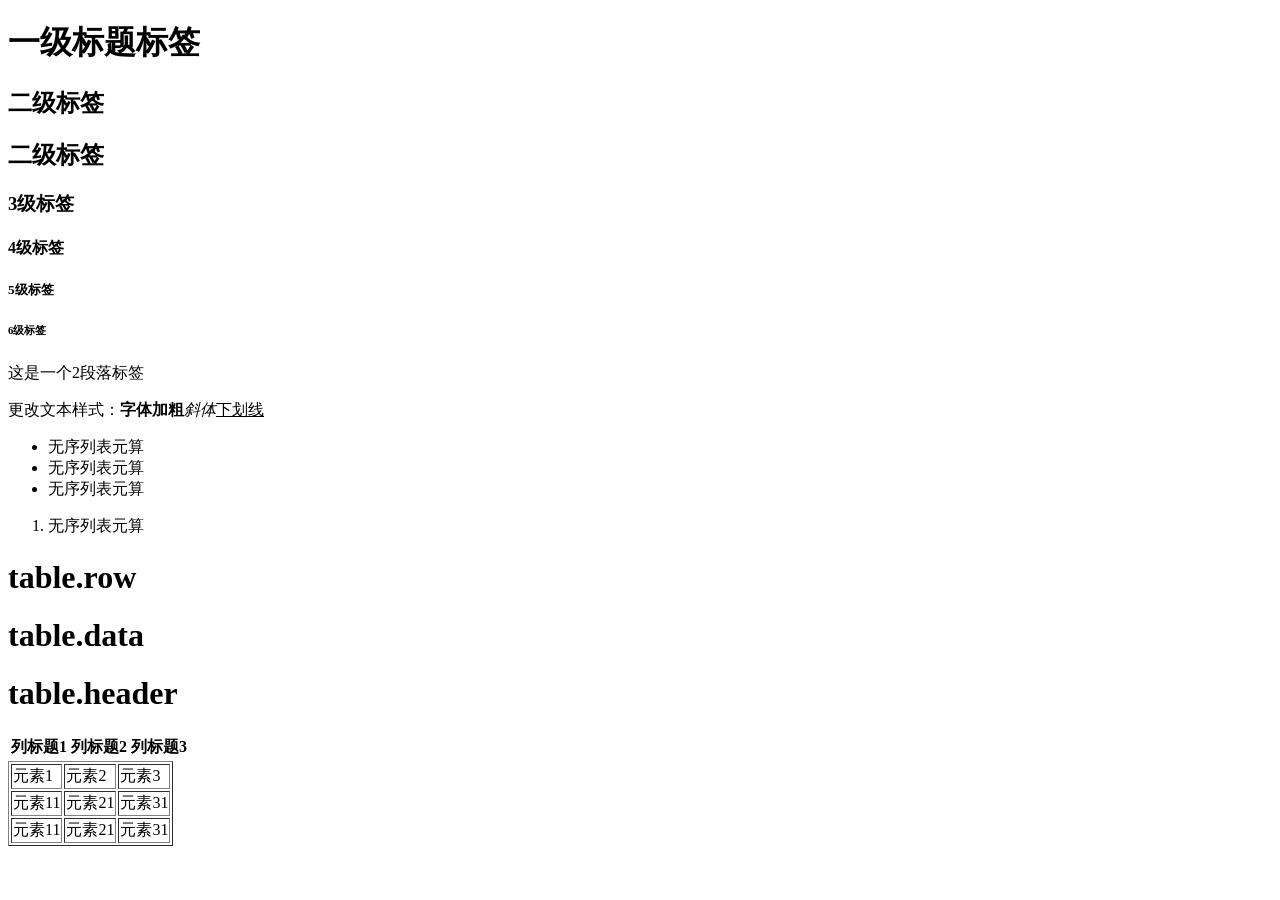
<file: demo.html>
<!DOCTYPE html>
<html lang="en">
<head>
    <meta charset="UTF-8">
    <meta name="viewport" content="width=device-width, initial-scale=1.0">
    <title>HTML 练习</title>
</head>
<body>
 <h1>一级标题标签</h1>  
 <h2>二级标签</h2> 
  <h2>二级标签</h2> 
   <h3>3级标签</h3> 
    <h4>4级标签</h4> 
     <h5>5级标签</h5> 
      <h6>6级标签</h6> 
      <p>这是一个2段落标签</p>
      <p>更改文本样式：<b>字体加粗</b><i>斜体</i><u>下划线</u>
    </p>
    <ul>
        <li>无序列表元算</li>
          <li>无序列表元算</li>
            <li>无序列表元算</li>
    </ul>
    <ol>
          <li>无序列表元算</li>
    </ol>
    <table>

<h1>table.row</h1>
      <h1>table.data</h1>
      <h1>table.header</h1>
    
      <tr>
<th>列标题1</th>
<th>列标题2</th>
<th>列标题3</th>
<table border="1">
      </tr>
  <tr>
        <td>元素1</td>
        <td>元素2</td>
        <td>元素3</td>
 </tr>
  <tr>
        <td>元素11</td>
        <td>元素21</td>
        <td>元素31</td>
 </tr>
  <tr>
        <td>元素11</td>
        <td>元素21</td>
        <td>元素31</td>
 </tr>
      </table>
</body>
</html>
</file>
<file: styles.css>
:root {
  --ink: #1f2925;
  --muted: #68736e;
  --paper: #f4f1e9;
  --card: #fffdf7;
  --forest: #21483a;
  --forest-light: #356856;
  --line: #d9d8ce;
  --accent: #d78361;
  --shadow: 0 24px 65px rgba(31, 41, 37, 0.11);
}

* { box-sizing: border-box; }

body {
  margin: 0;
  min-height: 100vh;
  color: var(--ink);
  background:
    radial-gradient(circle at 80% 12%, rgba(215, 131, 97, 0.13), transparent 28rem),
    linear-gradient(115deg, rgba(255,255,255,.4), transparent 40%),
    var(--paper);
  font-family: "Noto Sans SC", system-ui, sans-serif;
}

body::before {
  content: "";
  position: fixed;
  inset: 0;
  pointer-events: none;
  opacity: .22;
  background-image: url("data:image/svg+xml,%3Csvg viewBox='0 0 140 140' xmlns='http://www.w3.org/2000/svg'%3E%3Cfilter id='n'%3E%3CfeTurbulence type='fractalNoise' baseFrequency='.9' numOctaves='3' stitchTiles='stitch'/%3E%3C/filter%3E%3Crect width='100%25' height='100%25' filter='url(%23n)' opacity='.12'/%3E%3C/svg%3E");
}

button, input { font: inherit; }
button { cursor: pointer; }

.page-shell { width: min(1060px, calc(100% - 40px)); margin: 0 auto; }

.site-header {
  height: 92px;
  display: flex;
  align-items: center;
  justify-content: space-between;
  border-bottom: 1px solid rgba(31, 41, 37, .15);
}

.brand { color: var(--ink); text-decoration: none; display: flex; align-items: center; gap: 11px; font-weight: 700; letter-spacing: .1em; }
.brand-mark { display: grid; place-items: center; width: 38px; height: 38px; color: var(--card); background: var(--forest); border-radius: 50% 50% 48% 52% / 45% 52% 48% 55%; }
.header-note { color: var(--muted); font-size: 13px; letter-spacing: .12em; }

.hero { padding: 90px 0 56px; max-width: 900px; }
.eyebrow { margin: 0 0 24px; color: var(--accent); font-weight: 700; font-size: 12px; letter-spacing: .22em; }
h1 { margin: 0; font-family: "Playfair Display", "Noto Serif SC", serif; font-size: clamp(48px, 7.5vw, 86px); line-height: 1.08; letter-spacing: -.035em; font-weight: 600; }
h1 em { color: var(--forest); font-style: italic; }
.intro { margin: 28px 0 36px; color: var(--muted); font-size: 17px; }

.search-box {
  display: grid;
  grid-template-columns: 32px 1fr auto;
  align-items: center;
  max-width: 820px;
  padding: 10px 10px 10px 22px;
  background: rgba(255, 253, 247, .9);
  border: 1px solid rgba(31, 41, 37, .12);
  border-radius: 14px;
  box-shadow: var(--shadow);
  transition: border-color .2s, transform .2s;
}
.search-box:focus-within { border-color: var(--forest-light); transform: translateY(-2px); }
.search-icon { width: 21px; fill: none; stroke: var(--muted); stroke-width: 1.7; }
.search-box input { width: 100%; min-width: 0; padding: 12px; color: var(--ink); background: transparent; border: 0; outline: 0; font-size: 17px; }
.search-box input::placeholder { color: #9a9f9c; }
.search-box button { padding: 14px 22px; border: 0; border-radius: 10px; color: white; background: var(--forest); font-weight: 600; transition: background .2s, transform .2s; }
.search-box button:hover { background: var(--forest-light); }
.search-box button:active { transform: scale(.98); }
.form-message { min-height: 22px; margin: 12px 0 0; color: #a6503c; font-size: 14px; }

.suggestions { display: flex; flex-wrap: wrap; align-items: center; gap: 10px; margin-top: 15px; color: var(--muted); font-size: 13px; }
.suggestions button { padding: 5px 10px; color: var(--forest); background: transparent; border: 1px solid rgba(33,72,58,.25); border-radius: 999px; }
.suggestions button:hover { color: white; background: var(--forest); }

.result-card {
  position: relative;
  margin: 10px 0 80px;
  padding: clamp(28px, 5vw, 54px);
  overflow: hidden;
  background: var(--card);
  border: 1px solid rgba(31, 41, 37, .1);
  border-radius: 20px;
  box-shadow: var(--shadow);
  animation: rise .45s ease-out both;
}
.result-card::after { content: "Aa"; position: absolute; right: 38px; bottom: -38px; color: rgba(33,72,58,.045); font-family: "Playfair Display", serif; font-size: 180px; line-height: 1; }
.is-hidden { display: none; }
.result-topline { display: flex; justify-content: space-between; gap: 20px; }
.part-of-speech { margin: 0 0 8px; color: var(--accent); font-size: 11px; font-weight: 700; letter-spacing: .18em; text-transform: uppercase; }
.result-card h2 { margin: 0; font-family: "Playfair Display", serif; font-size: clamp(42px, 6vw, 65px); line-height: 1; }
.phonetic { margin: 14px 0 0; color: var(--muted); font-size: 20px; }
.sound-button { display: grid; place-items: center; width: 54px; height: 54px; flex: 0 0 auto; color: var(--forest); background: #e8eee9; border: 0; border-radius: 50%; }
.sound-button:hover { color: white; background: var(--forest); }
.sound-button svg { width: 25px; fill: none; stroke: currentColor; stroke-width: 1.7; stroke-linecap: round; stroke-linejoin: round; }
.divider { height: 1px; margin: 34px 0; background: var(--line); }
.definition-grid { display: grid; grid-template-columns: 46px 1fr; gap: 18px; position: relative; z-index: 1; }
.definition-number { color: var(--accent); font-family: "Playfair Display", serif; font-size: 15px; }
.definition-label { margin: 0 0 8px; color: var(--muted); font-size: 12px; font-weight: 700; letter-spacing: .14em; }
.chinese-definition { margin: 0; font-size: clamp(21px, 3vw, 29px); font-weight: 600; line-height: 1.55; }
.example-box { position: relative; z-index: 1; margin: 28px 0 0 64px; padding: 18px 22px; background: #f2f0e7; border-left: 3px solid var(--accent); border-radius: 0 8px 8px 0; }
.example-box p:last-child { margin: 0; color: #48534e; font-family: Georgia, serif; font-size: 17px; font-style: italic; }

footer { display: flex; justify-content: space-between; padding: 25px 0 35px; color: var(--muted); border-top: 1px solid rgba(31,41,37,.12); font-size: 11px; letter-spacing: .13em; }
.sr-only { position: absolute; width: 1px; height: 1px; padding: 0; margin: -1px; overflow: hidden; clip: rect(0,0,0,0); white-space: nowrap; border: 0; }

@keyframes rise { from { opacity: 0; transform: translateY(18px); } to { opacity: 1; transform: translateY(0); } }

@media (max-width: 640px) {
  .page-shell { width: min(100% - 24px, 1060px); }
  .site-header { height: 74px; }
  .header-note { display: none; }
  .hero { padding: 62px 0 42px; }
  .search-box { grid-template-columns: 27px 1fr; padding: 10px 10px 10px 16px; }
  .search-box button { grid-column: 1 / -1; width: 100%; margin-top: 6px; }
  .result-card { margin-bottom: 48px; }
  .example-box { margin-left: 0; }
  footer { gap: 20px; }
  footer span:last-child { text-align: right; }
}

@media (prefers-reduced-motion: reduce) {
  *, *::before, *::after { scroll-behavior: auto !important; animation-duration: .01ms !important; transition-duration: .01ms !important; }
}
</file>
<file: dictionary/styles.css>
:root {
  --ink: #1f2925;
  --muted: #68736e;
  --paper: #f4f1e9;
  --card: #fffdf7;
  --forest: #21483a;
  --forest-light: #356856;
  --line: #d9d8ce;
  --accent: #d78361;
  --shadow: 0 24px 65px rgba(31, 41, 37, 0.11);
}

* { box-sizing: border-box; }

body {
  margin: 0;
  min-height: 100vh;
  color: var(--ink);
  background:
    radial-gradient(circle at 80% 12%, rgba(215, 131, 97, 0.13), transparent 28rem),
    linear-gradient(115deg, rgba(255,255,255,.4), transparent 40%),
    var(--paper);
  font-family: "Noto Sans SC", system-ui, sans-serif;
}

body::before {
  content: "";
  position: fixed;
  inset: 0;
  pointer-events: none;
  opacity: .22;
  background-image: url("data:image/svg+xml,%3Csvg viewBox='0 0 140 140' xmlns='http://www.w3.org/2000/svg'%3E%3Cfilter id='n'%3E%3CfeTurbulence type='fractalNoise' baseFrequency='.9' numOctaves='3' stitchTiles='stitch'/%3E%3C/filter%3E%3Crect width='100%25' height='100%25' filter='url(%23n)' opacity='.12'/%3E%3C/svg%3E");
}

button, input, textarea { font: inherit; }
button { cursor: pointer; }

.page-shell { width: min(1060px, calc(100% - 40px)); margin: 0 auto; }

.site-header {
  height: 92px;
  display: flex;
  align-items: center;
  justify-content: space-between;
  border-bottom: 1px solid rgba(31, 41, 37, .15);
}

.brand { color: var(--ink); text-decoration: none; display: flex; align-items: center; gap: 11px; font-weight: 700; letter-spacing: .1em; }
.brand-mark { display: grid; place-items: center; width: 38px; height: 38px; color: var(--card); background: var(--forest); border-radius: 50% 50% 48% 52% / 45% 52% 48% 55%; }
.header-note { color: var(--muted); font-size: 13px; letter-spacing: .12em; }

.hero { padding: 90px 0 56px; max-width: 900px; }
.eyebrow { margin: 0 0 24px; color: var(--accent); font-weight: 700; font-size: 12px; letter-spacing: .22em; }
h1 { margin: 0; font-family: "Playfair Display", "Noto Serif SC", serif; font-size: clamp(48px, 7.5vw, 86px); line-height: 1.08; letter-spacing: -.035em; font-weight: 600; }
h1 em { color: var(--forest); font-style: italic; }
.intro { margin: 28px 0 36px; color: var(--muted); font-size: 17px; }

.search-box {
  display: grid;
  grid-template-columns: 32px 1fr auto;
  align-items: center;
  max-width: 820px;
  padding: 10px 10px 10px 22px;
  background: rgba(255, 253, 247, .9);
  border: 1px solid rgba(31, 41, 37, .12);
  border-radius: 14px;
  box-shadow: var(--shadow);
  transition: border-color .2s, transform .2s;
}
.search-box:focus-within { border-color: var(--forest-light); transform: translateY(-2px); }
.search-icon { width: 21px; fill: none; stroke: var(--muted); stroke-width: 1.7; }
.search-box input { width: 100%; min-width: 0; padding: 12px; color: var(--ink); background: transparent; border: 0; outline: 0; font-size: 17px; }
.search-box input::placeholder { color: #9a9f9c; }
.search-box button { padding: 14px 22px; border: 0; border-radius: 10px; color: white; background: var(--forest); font-weight: 600; transition: background .2s, transform .2s; }
.search-box button:hover { background: var(--forest-light); }
.search-box button:active { transform: scale(.98); }
.form-message { min-height: 22px; margin: 12px 0 0; color: #a6503c; font-size: 14px; }

.suggestions { display: flex; flex-wrap: wrap; align-items: center; gap: 10px; margin-top: 15px; color: var(--muted); font-size: 13px; }
.suggestions button { padding: 5px 10px; color: var(--forest); background: transparent; border: 1px solid rgba(33,72,58,.25); border-radius: 999px; }
.suggestions button:hover { color: white; background: var(--forest); }

.result-card {
  position: relative;
  margin: 10px 0 80px;
  padding: clamp(28px, 5vw, 54px);
  overflow: hidden;
  background: var(--card);
  border: 1px solid rgba(31, 41, 37, .1);
  border-radius: 20px;
  box-shadow: var(--shadow);
  animation: rise .45s ease-out both;
}
.result-card::after { content: "Aa"; position: absolute; right: 38px; bottom: -38px; color: rgba(33,72,58,.045); font-family: "Playfair Display", serif; font-size: 180px; line-height: 1; }
.is-hidden { display: none; }
.result-topline { display: flex; justify-content: space-between; gap: 20px; }
.part-of-speech { margin: 0 0 8px; color: var(--accent); font-size: 11px; font-weight: 700; letter-spacing: .18em; text-transform: uppercase; }
.result-card h2 { margin: 0; font-family: "Playfair Display", serif; font-size: clamp(42px, 6vw, 65px); line-height: 1; }
.phonetic { margin: 14px 0 0; color: var(--muted); font-size: 20px; }
.sound-button { display: grid; place-items: center; width: 54px; height: 54px; flex: 0 0 auto; color: var(--forest); background: #e8eee9; border: 0; border-radius: 50%; }
.sound-button:hover { color: white; background: var(--forest); }
.sound-button svg { width: 25px; fill: none; stroke: currentColor; stroke-width: 1.7; stroke-linecap: round; stroke-linejoin: round; }
.divider { height: 1px; margin: 34px 0; background: var(--line); }
.definition-grid { display: grid; grid-template-columns: 46px 1fr; gap: 18px; position: relative; z-index: 1; }
.definition-number { color: var(--accent); font-family: "Playfair Display", serif; font-size: 15px; }
.definition-label { margin: 0 0 8px; color: var(--muted); font-size: 12px; font-weight: 700; letter-spacing: .14em; }
.chinese-definition { margin: 0; font-size: clamp(21px, 3vw, 29px); font-weight: 600; line-height: 1.55; }
.meaning-list { display: grid; gap: 10px; }
.meaning-item { display: grid; grid-template-columns: 30px 1fr; gap: 10px; align-items: start; font-size: clamp(17px, 2vw, 22px); font-weight: 600; line-height: 1.55; }
.meaning-item::before { content: attr(data-index); color: var(--accent); font-family: "Playfair Display", serif; font-size: 13px; padding-top: 6px; }
.pos-chips { display: flex; flex-wrap: wrap; gap: 7px; margin: 18px 0 0; }
.pos-chip { padding: 5px 10px; color: var(--forest); background: #e8eee9; border-radius: 999px; font-size: 12px; font-weight: 700; letter-spacing: .06em; }
.example-box { position: relative; z-index: 1; margin: 28px 0 0 64px; padding: 18px 22px; background: #f2f0e7; border-left: 3px solid var(--accent); border-radius: 0 8px 8px 0; }
.example-box p:last-child { margin: 0; color: #48534e; font-family: Georgia, serif; font-size: 17px; font-style: italic; }

.ielts-launcher { display: flex; align-items: center; justify-content: space-between; gap: 32px; margin: 40px 0 90px; padding: clamp(28px, 5vw, 52px); color: white; background: var(--forest); border-radius: 20px; box-shadow: var(--shadow); }
.ielts-launcher .eyebrow { margin-bottom: 12px; }
.ielts-launcher h2 { margin: 0; font-family: "Playfair Display", "Noto Serif SC", serif; font-size: clamp(32px, 4vw, 48px); }
.ielts-launcher p:last-child { max-width: 650px; margin: 12px 0 0; color: rgba(255,255,255,.7); line-height: 1.75; }
.ielts-launcher button, .ielts-topbar button { flex: 0 0 auto; padding: 13px 18px; color: var(--forest); background: var(--card); border: 0; border-radius: 10px; font-weight: 700; }
.ielts-launcher button:hover, .ielts-topbar button:hover { color: white; background: var(--accent); }
.ielts-mode { display: none; margin: 32px 0 90px; }
.ielts-focus .page-shell { width: min(1480px, calc(100% - 40px)); }
.ielts-focus .site-header, .ielts-focus .hero, .ielts-focus .result-card, .ielts-focus .ielts-launcher, .ielts-focus footer { display: none; }
.ielts-focus .ielts-mode { display: block; }
.ielts-topbar { position: sticky; top: 0; z-index: 20; display: flex; align-items: center; justify-content: space-between; gap: 20px; margin-bottom: 34px; padding: 12px 0; color: var(--muted); background: rgba(244,241,233,.94); border-bottom: 1px solid var(--line); backdrop-filter: blur(12px); font-size: 12px; letter-spacing: .12em; }
.ielts-topbar button { color: white; background: var(--forest); letter-spacing: 0; }
.section-heading { display: flex; justify-content: space-between; align-items: end; gap: 30px; margin-bottom: 32px; }
.section-heading .eyebrow { margin-bottom: 14px; }
.section-heading h2 { margin: 0; font-family: "Playfair Display", "Noto Serif SC", serif; font-size: clamp(38px, 5vw, 58px); }
.section-heading p:last-child { max-width: 650px; margin: 14px 0 0; color: var(--muted); line-height: 1.7; }
.content-status { flex: 0 0 auto; padding: 8px 13px; color: var(--forest); background: #e8eee9; border-radius: 999px; font-size: 13px; font-weight: 700; }
.module-tabs { display: grid; grid-template-columns: repeat(4, 1fr); gap: 12px; margin-bottom: 18px; }
.module-tab { min-height: 126px; padding: 18px; text-align: left; color: var(--ink); background: rgba(255,253,247,.68); border: 1px solid rgba(31,41,37,.13); border-radius: 16px; transition: .2s ease; }
.module-tab:hover { transform: translateY(-3px); border-color: var(--forest-light); }
.module-tab.is-active { color: white; background: var(--forest); border-color: var(--forest); box-shadow: 0 18px 35px rgba(33,72,58,.18); }
.module-tab .module-number { display: block; margin-bottom: 18px; color: var(--accent); font-family: "Playfair Display", serif; font-size: 13px; }
.module-tab strong, .module-tab small { display: block; }
.module-tab strong { font-size: 19px; }
.module-tab small { margin-top: 3px; opacity: .7; }
.study-workspace { display: grid; grid-template-columns: 260px minmax(0, 1fr); min-height: 390px; overflow: hidden; background: var(--card); border: 1px solid rgba(31,41,37,.1); border-radius: 20px; box-shadow: var(--shadow); }
.material-list { padding: 22px; background: #eeece3; border-right: 1px solid var(--line); }
.material-item { width: 100%; margin-bottom: 8px; padding: 13px 14px; text-align: left; color: var(--ink); background: transparent; border: 0; border-radius: 9px; }
.material-item:hover, .material-item.is-active { color: white; background: var(--forest); }
.practice-panel { min-width: 0; padding: clamp(28px, 4vw, 48px); }
.empty-state { min-height: 290px; display: grid; place-items: center; text-align: center; }
.empty-icon { display: grid; place-items: center; width: 62px; height: 62px; margin: 0 auto 18px; color: var(--accent); background: #f4e6df; border-radius: 50%; font-family: "Playfair Display", serif; font-size: 24px; }
.empty-state h3 { margin: 0 0 9px; font-size: 23px; }
.empty-state p { max-width: 480px; margin: 0; color: var(--muted); line-height: 1.75; }
.practice-title { margin: 0 0 8px; font-family: "Playfair Display", serif; font-size: 34px; }
.practice-meta { margin: 0 0 25px; color: var(--muted); }
.practice-actions { display: flex; flex-wrap: wrap; gap: 10px; margin: 22px 0; }
.practice-actions button { padding: 10px 16px; color: var(--forest); background: transparent; border: 1px solid var(--forest); border-radius: 8px; font-weight: 700; }
.practice-actions button:hover { color: white; background: var(--forest); }
.practice-section { margin-top: 24px; padding-top: 22px; border-top: 1px solid var(--line); line-height: 1.8; }
.answer-input { width: 100%; min-height: 92px; padding: 12px; border: 1px solid var(--line); border-radius: 8px; resize: vertical; }
.writing-draft { min-height: 280px; margin-top: 12px; line-height: 1.75; }
.audio-list { display: grid; gap: 12px; margin-top: 14px; }
.audio-part { display: grid; grid-template-columns: 110px minmax(0, 1fr); align-items: center; gap: 16px; padding: 14px; background: #f2f0e7; border-radius: 11px; }
.audio-part b, .audio-part small { display: block; }
.audio-part small { margin-top: 2px; color: var(--muted); }
.audio-part audio { width: 100%; }
.document-tip { margin: 4px 0 14px; color: var(--muted); font-size: 13px; }
.document-pages { display: grid; gap: 18px; margin-top: 14px; }
.document-pages a { display: block; overflow: hidden; background: white; border: 1px solid var(--line); border-radius: 10px; box-shadow: 0 10px 25px rgba(31,41,37,.08); }
.document-pages img { display: block; width: 100%; height: auto; }
.reveal-document { padding-top: 0; border-top: 0; }
.reveal-document > .document-section { margin-top: 0; }
.answer-sheet-heading { display: flex; justify-content: space-between; align-items: baseline; gap: 12px; }
.answer-sheet-heading small { color: var(--muted); }
.answer-grid { display: grid; grid-template-columns: repeat(4, minmax(0, 1fr)); gap: 9px; margin-top: 14px; }
.answer-grid label { display: grid; grid-template-columns: 27px minmax(0, 1fr); align-items: center; overflow: hidden; background: #f2f0e7; border: 1px solid transparent; border-radius: 8px; }
.answer-grid label:focus-within { border-color: var(--forest-light); background: white; }
.answer-grid span { color: var(--accent); text-align: center; font-family: "Playfair Display", serif; font-size: 12px; }
.answer-grid input { width: 100%; min-width: 0; padding: 9px 6px; background: transparent; border: 0; outline: 0; }
.exam-flow { display: grid; gap: 34px; }
.exam-flow-row { display: grid; grid-template-columns: minmax(0, 1fr) 370px; align-items: start; gap: clamp(22px, 3vw, 38px); padding-bottom: 34px; border-bottom: 1px solid var(--line); }
.exam-flow-row:last-child { padding-bottom: 0; border-bottom: 0; }
.exam-flow-document { min-width: 0; }
.flow-tools { padding-top: 24px; }
.flow-tools .practice-section { margin-top: 0; padding: 18px; background: #f7f5ee; border: 1px solid var(--line); border-radius: 12px; }
.flow-tools .practice-section + .practice-section { margin-top: 14px; }
.flow-tools .audio-part { grid-template-columns: 1fr; gap: 8px; padding: 11px; background: white; }
.flow-tools .answer-grid { grid-template-columns: repeat(2, minmax(0, 1fr)); }
.exam-split { display: grid; grid-template-columns: minmax(0, 1fr) 370px; align-items: start; gap: clamp(22px, 3vw, 38px); }
.exam-document { min-width: 0; }
.exam-sidebar { position: static; max-height: none; padding: 0 14px 18px 0; overflow: visible; }
.exam-sidebar .practice-section { margin-top: 0; padding: 18px; background: #f7f5ee; border: 1px solid var(--line); border-radius: 12px; }
.exam-sidebar .practice-section + .practice-section { margin-top: 14px; }
.exam-sidebar .audio-part { grid-template-columns: 1fr; gap: 8px; padding: 11px; background: white; }
.exam-sidebar .answer-grid { grid-template-columns: repeat(2, minmax(0, 1fr)); }
.draft-section { min-height: calc(100vh - 120px); }
.draft-section .writing-draft { min-height: calc(100vh - 190px); background: white; }
.reading-layout { display: grid; grid-template-columns: minmax(0, 1fr) 235px; align-items: start; gap: 22px; }
.vocab-helper { margin: 0 0 14px; padding: 18px; background: #e8eee9; border-radius: 12px; }
.vocab-helper p { margin: 8px 0 14px; color: var(--muted); font-size: 13px; line-height: 1.6; }
.vocab-search { display: grid; grid-template-columns: minmax(0, 1fr) auto; gap: 6px; }
.vocab-search input { min-width: 0; padding: 9px; border: 1px solid rgba(33,72,58,.2); border-radius: 7px; outline: 0; }
.vocab-search button { padding: 9px 11px; color: white; background: var(--forest); border: 0; border-radius: 7px; }
.vocab-result { margin-top: 12px; padding-top: 12px; color: var(--muted); border-top: 1px solid rgba(33,72,58,.18); font-size: 13px; }
.vocab-result b, .vocab-result span { display: block; color: var(--ink); }
.vocab-result span { margin-top: 2px; color: var(--accent); }
.vocab-result p { margin-bottom: 0; color: var(--ink); }
.reading-text button { padding: 0 2px; color: var(--forest); background: rgba(215,131,97,.15); border: 0; border-bottom: 1px dotted var(--accent); }
.analysis-grid { display: grid; grid-template-columns: repeat(2, 1fr); gap: 12px; }
.analysis-card { padding: 17px; background: #f2f0e7; border-radius: 10px; }
.analysis-card h4 { margin: 0 0 8px; color: var(--forest); }

footer { display: flex; justify-content: space-between; padding: 25px 0 35px; color: var(--muted); border-top: 1px solid rgba(31,41,37,.12); font-size: 11px; letter-spacing: .13em; }
.sr-only { position: absolute; width: 1px; height: 1px; padding: 0; margin: -1px; overflow: hidden; clip: rect(0,0,0,0); white-space: nowrap; border: 0; }

@keyframes rise { from { opacity: 0; transform: translateY(18px); } to { opacity: 1; transform: translateY(0); } }

@media (max-width: 640px) {
  .page-shell { width: min(100% - 24px, 1060px); }
  .site-header { height: 74px; }
  .header-note { display: none; }
  .hero { padding: 62px 0 42px; }
  .search-box { grid-template-columns: 27px 1fr; padding: 10px 10px 10px 16px; }
  .search-box button { grid-column: 1 / -1; width: 100%; margin-top: 6px; }
  .result-card { margin-bottom: 48px; }
  .example-box { margin-left: 0; }
  .section-heading { display: block; }
  .ielts-launcher { display: block; }
  .ielts-launcher button { width: 100%; margin-top: 22px; }
  .ielts-focus .page-shell { width: min(100% - 18px, 1480px); }
  .ielts-topbar span { display: none; }
  .content-status { display: inline-block; margin-top: 18px; }
  .module-tabs { grid-template-columns: repeat(2, 1fr); }
  .study-workspace { grid-template-columns: 1fr; }
  .material-list { border-right: 0; border-bottom: 1px solid var(--line); }
  .analysis-grid { grid-template-columns: 1fr; }
  .audio-part { grid-template-columns: 1fr; }
  .answer-grid { grid-template-columns: repeat(2, minmax(0, 1fr)); }
  .reading-layout { grid-template-columns: 1fr; }
  .exam-flow-row { grid-template-columns: 1fr; }
  .flow-tools { padding-top: 0; }
  .exam-split { grid-template-columns: 1fr; }
  .exam-sidebar { position: static; max-height: none; padding-right: 0; overflow: visible; }
  .draft-section, .draft-section .writing-draft { min-height: 320px; }
  footer { gap: 20px; }
  footer span:last-child { text-align: right; }
}

@media (prefers-reduced-motion: reduce) {
  *, *::before, *::after { scroll-behavior: auto !important; animation-duration: .01ms !important; transition-duration: .01ms !important; }
}
</file>
<file: english-learning/styles.css>
:root {
  --ink: #2c3142; --muted: #7b7f8e; --paper: #fffaf1; --card: #ffffff;
  --forest: #f08a38; --forest-2: #ffad42; --mint: #fff0bd; --coral: #ef6f61;
  --gold: #f4bd3e; --sky: #6eb5e8; --line: rgba(44,49,66,.11); --shadow: 0 24px 70px rgba(198,118,42,.13);
}
* { box-sizing: border-box; }
html { scroll-behavior: smooth; }
body { margin: 0; min-height: 100vh; color: var(--ink); background: linear-gradient(135deg, #fff 0%, #fffaf1 72%, #fff4d7 100%); font-family: Inter, "Noto Sans SC", system-ui, sans-serif; }
button, input, select { font: inherit; }
button { cursor: pointer; }
.noise { position: fixed; inset: 0; z-index: 100; pointer-events: none; opacity: .15; background-image: url("data:image/svg+xml,%3Csvg viewBox='0 0 180 180' xmlns='http://www.w3.org/2000/svg'%3E%3Cfilter id='n'%3E%3CfeTurbulence type='fractalNoise' baseFrequency='.8' numOctaves='3'/%3E%3C/filter%3E%3Crect width='100%25' height='100%25' filter='url(%23n)' opacity='.12'/%3E%3C/svg%3E"); }
.screen { display: none; min-height: 100vh; }
.screen.is-active { display: grid; animation: screen-in .55s ease both; }
.dashboard-screen.is-active { animation: none; }
.intensive-view.is-active { animation: none; }
@keyframes screen-in { from { opacity: 0; transform: translateY(9px); } }
.brand { display: inline-flex; align-items: center; gap: 11px; color: inherit; text-decoration: none; font-weight: 800; letter-spacing: .1em; }
.brand-mark { display: grid; place-items: center; width: 38px; height: 38px; color: white; background: var(--forest); border-radius: 53% 47% 44% 56% / 47% 51% 49% 53%; }
.eyebrow { margin: 0 0 14px; color: var(--coral); font-size: 11px; font-weight: 800; letter-spacing: .21em; }
.primary-button, .light-button { border: 0; border-radius: 12px; font-weight: 750; transition: .2s ease; }
.primary-button { display: flex; justify-content: space-between; align-items: center; min-height: 54px; padding: 0 20px; color: white; background: var(--forest); box-shadow: 0 13px 30px rgba(240,138,56,.2); }
.primary-button:hover { background: var(--forest-2); transform: translateY(-2px); }
.primary-button:active { transform: scale(.98); }
.is-hidden { display: none !important; }

/* Login */
.auth-screen { grid-template-columns: minmax(420px, 1.05fr) minmax(480px, .95fr); background: linear-gradient(145deg, #ffb44d, #ef6f61); }
.auth-brand { position: absolute; z-index: 3; top: 42px; left: 52px; color: white; }
.auth-brand .brand-mark { color: var(--forest); background: white; }
.auth-brand p { margin: 12px 0 0 50px; color: rgba(255,255,255,.57); font-size: 12px; letter-spacing: .08em; }
.auth-visual { position: relative; overflow: hidden; min-height: 100vh; background: radial-gradient(circle at 30% 34%, rgba(255,255,255,.34), transparent 18rem), linear-gradient(145deg, #ffbd55 0%, #f79a4c 52%, #ef7465 100%); }
.auth-visual::after { content: "Aa"; position: absolute; left: 11%; bottom: -7%; color: rgba(255,255,255,.035); font: 700 360px/1 Georgia, serif; }
.orbit { position: absolute; border: 1px solid rgba(255,255,255,.14); border-radius: 50%; }
.orbit-one { width: 520px; height: 520px; left: 8%; top: 22%; }
.orbit-two { width: 350px; height: 350px; left: 22%; top: 33%; }
.word-card { position: absolute; z-index: 2; color: var(--ink); background: rgba(255,253,247,.95); border-radius: 17px; box-shadow: 0 30px 70px rgba(0,0,0,.2); animation: float 5s ease-in-out infinite; }
.word-card-a { left: 18%; top: 39%; width: 320px; padding: 28px; transform: rotate(-4deg); }
.word-card-a small { display: block; margin-bottom: 20px; color: var(--coral); font-weight: 800; letter-spacing: .16em; }
.word-card-a strong { display: block; font: 600 38px/1 Georgia, serif; }
.word-card-a span { display: block; margin-top: 10px; color: var(--muted); }
.word-card-b { left: 43%; top: 62%; width: 260px; padding: 22px 25px; transform: rotate(5deg); animation-delay: -2s; }
.word-card-b strong { font: italic 21px/1.5 Georgia, serif; }
@keyframes float { 50% { translate: 0 -12px; } }
.leaf { position: absolute; width: 48px; height: 92px; border-radius: 100% 0 100% 0; background: var(--coral); opacity: .85; }
.leaf-a { left: 66%; top: 30%; rotate: 33deg; }.leaf-b { left: 12%; top: 70%; rotate: -35deg; scale: .7; background: var(--gold); }
.auth-panel { display: flex; flex-direction: column; justify-content: center; padding: clamp(55px, 8vw, 110px); background: var(--card); }
.auth-panel h1 { margin: 0; font: 600 clamp(48px, 5.3vw, 76px)/1.08 Georgia, "Noto Serif SC", serif; letter-spacing: -.04em; }
.auth-panel h1 em { color: var(--forest); font-weight: 500; }
.lead { max-width: 540px; margin: 25px 0 34px; color: var(--muted); line-height: 1.8; }
.login-form { display: grid; gap: 17px; width: min(100%, 480px); }
.login-form label { color: var(--muted); font-size: 13px; font-weight: 700; }
.login-form input { width: 100%; margin-top: 8px; padding: 15px 16px; color: var(--ink); background: #f6f4ed; border: 1px solid transparent; border-radius: 11px; outline: none; transition: .2s; }
.login-form input:focus { background: white; border-color: var(--forest-2); box-shadow: 0 0 0 4px rgba(255,173,66,.14); }
.privacy-note { margin: 18px 0 0; color: #97a19c; font-size: 11px; }

/* Onboarding */
.onboarding-screen { grid-template-rows: auto 1fr; background: radial-gradient(circle at 82% 15%, rgba(255,190,72,.24), transparent 24rem), linear-gradient(135deg, #fff 0%, #fffaf1 100%); }
.simple-header { display: flex; justify-content: space-between; align-items: center; height: 82px; padding: 0 clamp(25px, 6vw, 86px); border-bottom: 1px solid var(--line); }
.simple-header > span { color: var(--muted); font: 700 12px/1 monospace; letter-spacing: .13em; }
.onboarding-wrap { width: min(880px, calc(100% - 40px)); margin: 0 auto; padding: 62px 0 70px; }
.progress-track { height: 4px; margin-bottom: 60px; overflow: hidden; background: rgba(240,138,56,.13); border-radius: 99px; }
.progress-track span { display: block; width: 33.33%; height: 100%; background: var(--coral); transition: width .4s cubic-bezier(.2,.8,.2,1); }
.onboarding-step { display: none; margin: 0; padding: 0; border: 0; animation: step-in .4s ease both; }
.onboarding-step.is-active { display: block; }
@keyframes step-in { from { opacity: 0; transform: translateX(20px); } }
.onboarding-step legend { padding: 0; font: 600 clamp(38px, 5vw, 58px)/1.15 Georgia, "Noto Serif SC", serif; letter-spacing: -.03em; }
.step-intro { margin: 16px 0 32px; color: var(--muted); }
.choice-grid { display: grid; grid-template-columns: repeat(2, 1fr); gap: 13px; }
.choice-grid label { cursor: pointer; }
.choice-grid input { position: absolute; opacity: 0; pointer-events: none; }
.choice-grid span { position: relative; display: flex; flex-direction: column; justify-content: center; min-height: 95px; padding: 20px 24px; background: rgba(255,253,247,.75); border: 1px solid var(--line); border-radius: 15px; transition: .2s ease; }
.choice-grid span::after { content: ""; position: absolute; right: 20px; width: 18px; height: 18px; border: 1.5px solid #b7c0bb; border-radius: 50%; }
.choice-grid label:hover span { transform: translateY(-2px); border-color: var(--forest-2); }
.choice-grid input:checked + span { color: white; background: linear-gradient(135deg, var(--forest), var(--coral)); border-color: var(--forest); box-shadow: 0 15px 35px rgba(240,138,56,.2); }
.choice-grid input:checked + span::after { border: 5px solid white; background: var(--coral); }
.choice-grid b { font-size: 18px; }.choice-grid small { margin-top: 6px; opacity: .65; }
.level-grid { grid-template-columns: repeat(3, 1fr); }.goal-grid span { min-height: 115px; }
.ielts-field { display: flex; align-items: center; justify-content: space-between; gap: 20px; margin-top: 22px; padding: 15px 18px; background: rgba(255,253,247,.65); border: 1px solid var(--line); border-radius: 13px; }
.ielts-field label { color: var(--muted); font-size: 14px; }.ielts-field select { padding: 9px 30px 9px 12px; border: 1px solid var(--line); border-radius: 8px; background: white; }
.onboarding-actions { display: flex; justify-content: space-between; align-items: center; margin-top: 34px; }
.onboarding-actions .primary-button { margin-left: auto; min-width: 155px; }
.text-button, .back-button { padding: 10px 0; color: var(--muted); background: transparent; border: 0; font-weight: 700; }
.text-button:hover, .back-button:hover { color: var(--forest); }

/* Dashboard */
.dashboard-screen { grid-template-columns: 250px 1fr; min-height: 100vh; }
.sidebar { position: sticky; top: 0; height: 100vh; display: flex; flex-direction: column; padding: 32px 24px 24px; color: white; background: linear-gradient(180deg, #f08a38 0%, #ef745e 100%); }
.sidebar .brand { margin-left: 5px; }.sidebar .brand-mark { color: var(--forest); background: white; }
.sidebar nav { display: grid; gap: 7px; margin-top: 55px; }
.nav-item { display: grid; grid-template-columns: 30px 1fr; align-items: center; gap: 7px; width: 100%; padding: 12px 14px; color: rgba(255,255,255,.63); text-align: left; background: transparent; border: 0; border-radius: 10px; transition: .2s; }
.nav-item:hover, .nav-item.is-active { color: white; background: rgba(255,255,255,.1); }.nav-item span { color: var(--coral); font-weight: 800; }
.sidebar-profile { display: grid; grid-template-columns: 40px 1fr auto; align-items: center; gap: 10px; margin-top: auto; padding-top: 20px; border-top: 1px solid rgba(255,255,255,.12); }
.avatar { display: grid; place-items: center; width: 40px; height: 40px; color: var(--forest); background: var(--card); border-radius: 50%; font-weight: 800; }
.sidebar-profile strong, .sidebar-profile small { display: block; }.sidebar-profile strong { font-size: 13px; }.sidebar-profile small { margin-top: 3px; color: rgba(255,255,255,.48); font-size: 10px; }
.sidebar-profile button { color: rgba(255,255,255,.5); background: transparent; border: 0; }
.workspace { min-width: 0; padding: 0 clamp(24px, 5vw, 68px) 70px; }
.workspace-header { display: flex; align-items: center; justify-content: space-between; min-height: 106px; border-bottom: 1px solid var(--line); }
.workspace-header small { color: var(--muted); font-size: 11px; letter-spacing: .12em; }.workspace-header h2 { margin: 7px 0 0; font: 600 25px/1 Georgia, serif; }
.streak { display: flex; align-items: center; gap: 10px; padding: 10px 14px; background: rgba(255,253,247,.72); border: 1px solid var(--line); border-radius: 12px; }
.streak > span { font-size: 21px; animation: flicker 2s infinite; }@keyframes flicker { 50% { transform: translateY(-2px) rotate(3deg); } }
.streak strong, .streak small { display: block; }.streak strong { font-size: 13px; }.streak small { margin-top: 2px; color: var(--muted); font-size: 9px; }
.mobile-menu { display: none; }
.view { display: none; padding-top: 36px; }.view.is-active { display: block; animation: screen-in .45s ease both; }
.hero-card { display: grid; grid-template-columns: 1fr 240px; min-height: 360px; padding: clamp(38px, 5vw, 60px); color: white; overflow: hidden; background: radial-gradient(circle at 82% 15%, rgba(255,255,255,.34), transparent 17rem), linear-gradient(120deg, #ffad42 0%, #f58b45 58%, #ef6f61 100%); border-radius: 24px; box-shadow: 0 25px 60px rgba(229,126,44,.2); }
.pill { display: inline-flex; padding: 7px 10px; color: var(--forest); background: var(--mint); border-radius: 99px; font-size: 10px; font-weight: 800; letter-spacing: .12em; }
.hero-card h1 { margin: 25px 0 17px; font: 500 clamp(42px, 5vw, 67px)/1.05 Georgia, "Noto Serif SC", serif; letter-spacing: -.04em; }.hero-card h1 em { color: #fff2b8; }
.hero-card p { max-width: 580px; color: rgba(255,255,255,.66); line-height: 1.7; }
.light-button { margin-top: 12px; padding: 14px 19px; color: var(--forest); background: white; }.light-button:hover { color: white; background: var(--coral); transform: translateY(-2px); }
.daily-ring { display: grid; place-items: center; align-self: center; justify-self: center; width: 170px; height: 170px; border: 10px solid rgba(255,255,255,.1); border-top-color: var(--coral); border-right-color: #f4c58d; border-radius: 50%; rotate: 22deg; }
.daily-ring div { text-align: center; rotate: -22deg; }.daily-ring strong { display: block; font: 600 52px/1 Georgia, serif; }.daily-ring span { color: rgba(255,255,255,.55); font-size: 11px; }
.section-title { display: flex; justify-content: space-between; align-items: end; gap: 20px; margin: 42px 0 18px; }.section-title h3 { margin: 0; font: 600 31px/1.2 Georgia, "Noto Serif SC", serif; }.section-title > span { color: var(--muted); font-size: 12px; }.section-title .eyebrow { margin-bottom: 8px; }
.recommendation-grid { display: grid; grid-template-columns: repeat(3, 1fr); gap: 15px; }
.recommend-card { position: relative; min-height: 230px; padding: 25px; overflow: hidden; background: var(--card); border: 1px solid var(--line); border-radius: 17px; transition: .25s ease; }
.recommend-card:hover { transform: translateY(-5px); box-shadow: var(--shadow); }.recommend-card::after { content: attr(data-icon); position: absolute; right: 14px; bottom: -23px; color: rgba(240,138,56,.075); font: 700 110px/1 Georgia, serif; }
.recommend-card .card-top { display: flex; justify-content: space-between; }.recommend-card .card-top span:first-child { color: var(--coral); font-size: 11px; font-weight: 800; letter-spacing: .12em; }.recommend-card .time { color: var(--muted); font-size: 11px; }
.recommend-card h4 { margin: 33px 0 9px; font: 600 24px/1.25 Georgia, "Noto Serif SC", serif; }.recommend-card p { margin: 0; color: var(--muted); font-size: 13px; line-height: 1.6; }.recommend-card button { position: absolute; left: 25px; bottom: 22px; color: var(--forest); background: transparent; border: 0; padding: 0; font-weight: 800; }
.dashboard-bottom { display: grid; grid-template-columns: .9fr 1.1fr; gap: 15px; margin-top: 15px; }
.word-of-day, .weekly-progress { min-height: 260px; padding: 28px; background: var(--card); border: 1px solid var(--line); border-radius: 17px; }
.word-of-day { display: flex; justify-content: space-between; gap: 20px; }.word-of-day h3 { margin: 17px 0 4px; font: 600 38px/1 Georgia, serif; }.word-of-day div > span { color: var(--muted); }.word-of-day div > p:last-child { margin: 25px 0 0; font-weight: 700; }
.audio-circle { display: grid; place-items: center; width: 46px; height: 46px; flex: 0 0 auto; color: white; background: var(--forest); border: 0; border-radius: 50%; transition: .2s; }.audio-circle:hover { background: var(--coral); transform: scale(1.08); }
.section-title.compact { margin: 0; }.section-title.compact h3 { font-size: 22px; }.section-title.compact p { margin: 5px 0 0; color: var(--muted); font-size: 11px; }.section-title.compact > strong { color: var(--forest); font: 600 30px/1 Georgia, serif; }
.week-bars { display: flex; align-items: end; gap: 9px; height: 150px; margin-top: 16px; }.week-bars span { position: relative; display: flex; justify-content: center; align-items: end; width: 100%; height: var(--h); min-height: 23px; padding-bottom: 6px; color: var(--muted); background: var(--mint); border-radius: 7px 7px 3px 3px; font-size: 9px; transition: height .8s ease; }.week-bars .today { color: white; background: var(--coral); }

/* Modules and games */
.module-view, .intensive-view { padding-top: 25px; }
.module-hero { margin: 18px 0 25px; padding: 38px; color: white; background: linear-gradient(120deg, var(--forest), var(--coral)); border-radius: 20px; }.module-hero h2 { margin: 8px 0 12px; font: 600 45px/1.1 Georgia, serif; }.module-hero p { max-width: 670px; color: rgba(255,255,255,.8); line-height: 1.7; }
.activity-grid { display: grid; grid-template-columns: repeat(2, 1fr); gap: 15px; }.activity-card { padding: 28px; background: var(--card); border: 1px solid var(--line); border-radius: 17px; }.activity-card h3 { margin: 0 0 12px; font: 600 24px/1.2 Georgia, serif; }.activity-card p { color: var(--muted); line-height: 1.6; }.activity-card button { padding: 10px 14px; color: white; background: var(--forest); border: 0; border-radius: 9px; }
.quiz-box { max-width: 680px; margin: 0 auto; text-align: center; }.quiz-word { margin: 25px 0 8px; font: 600 54px/1 Georgia, serif; }.quiz-options { display: grid; grid-template-columns: 1fr 1fr; gap: 10px; margin-top: 27px; }.quiz-options button { padding: 17px; color: var(--ink); background: white; border: 1px solid var(--line); border-radius: 11px; }.quiz-options button.correct { color: white; background: var(--sky); animation: pop .35s ease; }.quiz-options button.wrong { color: white; background: #e2665a; animation: shake .35s ease; }
@keyframes pop { 50% { transform: scale(1.06); } }@keyframes shake { 25% { transform: translateX(-6px); } 75% { transform: translateX(6px); } }
.xp-burst { position: fixed; z-index: 200; color: var(--gold); font-weight: 900; pointer-events: none; animation: xp 1s ease-out forwards; }@keyframes xp { to { opacity: 0; transform: translateY(-70px) scale(1.4); } }

/* Reader */
.reader-topbar { display: flex; justify-content: space-between; align-items: center; margin-bottom: 26px; }.reader-topbar > div { display: flex; align-items: center; gap: 12px; color: var(--muted); font-size: 11px; }.mini-progress { width: 120px; height: 4px; overflow: hidden; background: #ece5d7; border-radius: 99px; }.mini-progress i { display: block; width: 36%; height: 100%; background: var(--coral); }
.reader-layout { display: grid; grid-template-columns: 300px minmax(0, 760px); gap: clamp(35px, 6vw, 85px); align-items: start; justify-content: center; }
.reader-info { position: sticky; top: 25px; padding-top: 42px; }.reader-info h2 { margin: 24px 0 17px; font: 600 36px/1.15 Georgia, serif; letter-spacing: -.02em; }.reader-info > p:not(.eyebrow) { color: var(--muted); line-height: 1.8; font-size: 14px; }
.article-meta { display: flex; gap: 30px; margin-top: 28px; padding-top: 20px; border-top: 1px solid var(--line); }.article-meta span { color: var(--muted); font-size: 10px; line-height: 1.9; }.article-meta strong { color: var(--ink); font-size: 12px; }
.reading-paper { position: relative; min-height: 780px; padding: clamp(35px, 6vw, 72px); background: var(--card); border: 1px solid var(--line); border-radius: 4px; box-shadow: 0 24px 65px rgba(159,106,48,.1); transition: filter .25s, opacity .25s; }
.paper-heading { display: grid; grid-template-columns: 45px 1fr; gap: 20px; margin-bottom: 36px; padding-bottom: 25px; border-bottom: 1px solid var(--line); }.paper-heading > span { color: var(--coral); font: 600 17px/1 Georgia, serif; }.paper-heading small { color: var(--muted); letter-spacing: .17em; }.paper-heading h3 { margin: 7px 0 0; font: 600 34px/1.2 Georgia, serif; }
.reading-paper p { margin: 0 0 24px; color: #414658; font: 18px/1.9 Georgia, "Noto Serif SC", serif; }.reading-paper blockquote { margin: 34px 0; padding: 18px 25px; color: #d56f29; background: #fff6da; border-left: 3px solid var(--coral); font: italic 20px/1.6 Georgia, serif; }
.word { padding: 0 2px; color: var(--forest); background: linear-gradient(transparent 72%, rgba(219,139,105,.34) 0); border: 0; font: inherit; font-weight: 700; }.word:hover { color: var(--coral); }
body.word-open .reading-paper { filter: blur(4px); opacity: .55; }.word-popover { position: fixed; z-index: 120; display: none; width: min(360px, calc(100vw - 30px)); padding: 26px; background: var(--card); border: 1px solid rgba(67,59,53,.15); border-radius: 17px; box-shadow: 0 30px 90px rgba(72,52,35,.24); animation: popover-in .25s ease both; }.word-popover.is-open { display: block; }
@keyframes popover-in { from { opacity: 0; transform: translateY(8px) scale(.97); } }.popover-close { position: absolute; top: 12px; right: 14px; color: var(--muted); background: transparent; border: 0; font-size: 22px; }.popover-title { display: flex; justify-content: space-between; gap: 20px; }.popover-title h3 { margin: 0 0 7px; font: 600 35px/1 Georgia, serif; }.popover-title span { color: var(--muted); }.popover-meaning { margin: 24px 0 18px; font-size: 19px; font-weight: 800; }.popover-note { padding: 15px; background: #f0eee6; border-radius: 10px; }.popover-note small { color: var(--coral); font-weight: 800; }.popover-note p { margin: 7px 0 0; color: var(--muted); font-size: 13px; line-height: 1.65; }

@media (max-width: 1000px) {
  .auth-screen { grid-template-columns: 1fr; }.auth-visual { display: none; }.auth-brand { color: var(--ink); left: 30px; top: 28px; }.auth-brand .brand-mark { color: white; background: var(--forest); }.auth-brand p { display: none; }.auth-panel { min-height: 100vh; padding: 110px 8vw 60px; }
  .dashboard-screen { grid-template-columns: 1fr; }.sidebar { position: fixed; z-index: 90; left: -270px; width: 250px; transition: left .25s; }.sidebar.is-open { left: 0; box-shadow: 20px 0 60px rgba(0,0,0,.25); }.workspace { padding-inline: 25px; }.mobile-menu { display: inline-grid; place-items: center; width: 42px; height: 42px; color: white; background: var(--forest); border: 0; border-radius: 10px; }.workspace-header { gap: 15px; }.workspace-header > div:first-of-type { margin-right: auto; }
  .recommendation-grid { grid-template-columns: 1fr 1fr; }.reader-layout { grid-template-columns: 1fr; }.reader-info { position: static; padding-top: 0; }.reader-info h2 { max-width: 620px; }
}
@media (max-width: 700px) {
  .choice-grid, .level-grid, .goal-grid, .recommendation-grid, .dashboard-bottom, .activity-grid { grid-template-columns: 1fr; }.onboarding-wrap { padding-top: 38px; }.progress-track { margin-bottom: 40px; }.hero-card { grid-template-columns: 1fr; }.daily-ring { display: none; }.hero-card h1 { font-size: 43px; }.workspace { padding-inline: 16px; }.streak { display: none; }.recommend-card { min-height: 210px; }.reader-layout { gap: 20px; }.reading-paper { padding: 28px 22px; }.reading-paper p { font-size: 17px; }.reader-topbar > div { display: none; }.quiz-options { grid-template-columns: 1fr; }
}

/* Account access */
.auth-tabs { display: grid; grid-template-columns: 1fr 1fr; width: min(100%, 480px); margin: 0 0 18px; padding: 4px; background: #f5f1e7; border-radius: 12px; }
.auth-tab { padding: 10px; color: var(--muted); background: transparent; border: 0; border-radius: 9px; font-weight: 800; }
.auth-tab.is-active { color: white; background: linear-gradient(120deg, var(--forest), var(--coral)); box-shadow: 0 7px 17px rgba(239,111,97,.18); }
.auth-form { display: none; }.auth-form.is-active { display: grid; }
.auth-message { min-height: 18px; margin: -5px 0 0; color: #d85d52; font-size: 12px; }
.nav-item b { justify-self: end; min-width: 21px; padding: 2px 6px; color: #ef6f61; text-align: center; background: white; border-radius: 99px; font-size: 10px; }

/* Full vocabulary lookup */
.intensive-view.is-active { animation: none !important; transform: none !important; }
.word { display: inline; padding: 0 1px; color: inherit; background: transparent; border: 0; border-radius: 3px; font: inherit; cursor: pointer; transition: .15s ease; }
.word:hover, .word:focus-visible { color: #d86338; background: #fff0bd; outline: none; box-shadow: 0 2px 0 #ef6f61; }
body.word-open::after { content: ""; position: fixed; inset: 0; z-index: 110; background: rgba(55,43,34,.18); backdrop-filter: blur(2px); }
body.word-open .reading-paper { filter: blur(4px); opacity: .48; }
.word-popover { top: 50%; left: 50%; z-index: 130; width: min(430px, calc(100vw - 34px)); max-height: calc(100vh - 34px); overflow: auto; transform: translate(-50%, -50%); }
.word-popover.is-open { display: block; animation: centered-pop .24s ease both; }
@keyframes centered-pop { from { opacity: 0; transform: translate(-50%, -46%) scale(.96); } to { opacity: 1; transform: translate(-50%, -50%) scale(1); } }
.popover-title h3 { overflow-wrap: anywhere; }

/* Word challenge */
.quiz-sound { margin: 13px auto 0; }
.quiz-options button:disabled { cursor: default; }
.quiz-options button.correct-answer { color: white; background: var(--sky); border-color: var(--sky); }
.quiz-options button.wrong { color: white; background: #e2665a; }
.quiz-feedback { margin-top: 25px; padding: 24px; text-align: left; background: #fff9ec; border: 1px solid #f1d79d; border-radius: 15px; animation: screen-in .35s ease; }
.quiz-feedback.is-wrong { background: #fff2ef; border-color: #f3c0ba; }
.feedback-status { margin-bottom: 18px; color: #d07128; font-weight: 900; }.quiz-feedback.is-wrong .feedback-status { color: #d95449; }
.feedback-word { display: flex; justify-content: space-between; align-items: center; gap: 18px; }
.feedback-word strong, .feedback-word span { display: block; }.feedback-word strong { font: 600 30px/1 Georgia, serif; }.feedback-word span { margin-top: 7px; color: var(--muted); font-size: 13px; }
.feedback-meaning { margin: 20px 0 10px; font-weight: 750; line-height: 1.7; }.feedback-example { margin: 0 0 20px; color: var(--muted); font: italic 16px/1.6 Georgia, serif; }
.next-question { width: 100%; }
.quiz-summary, .empty-state { max-width: 680px; margin: 22px auto; padding: 50px; text-align: center; background: white; border: 1px solid var(--line); border-radius: 20px; }
.quiz-summary > strong { color: var(--coral); font: 600 76px/1 Georgia, serif; }.quiz-summary h3 { margin: 18px 0 30px; font: 600 28px/1.3 Georgia, serif; }.quiz-summary > div { display: flex; justify-content: center; gap: 12px; }
.light-outline { padding: 13px 18px; color: var(--forest); background: white; border: 1px solid #efbd89; border-radius: 10px; font-weight: 800; }

/* Wrong book */
.wrongbook-grid { display: grid; grid-template-columns: repeat(2, minmax(0,1fr)); gap: 15px; }
.wrong-card { padding: 26px; background: white; border: 1px solid var(--line); border-radius: 17px; box-shadow: 0 13px 35px rgba(198,118,42,.07); }
.wrong-top { display: flex; justify-content: space-between; align-items: center; }.wrong-top span { padding: 5px 9px; color: #d95449; background: #fff0ed; border-radius: 99px; font-size: 11px; font-weight: 800; }.wrong-top button { color: var(--muted); background: transparent; border: 0; font-size: 21px; }
.wrong-card h3 { margin: 25px 0 5px; font: 600 36px/1 Georgia, serif; }.wrong-card small { color: var(--muted); }.wrong-card p { line-height: 1.65; }.wrong-card blockquote { margin: 17px 0; padding: 13px 16px; color: var(--muted); background: #fff9e9; border-left: 3px solid var(--gold); font: italic 15px/1.5 Georgia, serif; }
.review-sound { padding: 9px 13px; color: white; background: var(--forest); border: 0; border-radius: 9px; font-weight: 750; }
.empty-state > span { display: grid; place-items: center; width: 70px; height: 70px; margin: 0 auto; color: white; background: var(--sky); border-radius: 50%; font-size: 30px; }.empty-state h3 { font: 600 27px/1.3 Georgia, serif; }.empty-state p { color: var(--muted); }.empty-state .primary-button { width: 240px; margin: 25px auto 0; }

/* Community chat */
.chat-hero { margin-bottom: 15px; }
.chat-shell { display: grid; grid-template-columns: 270px minmax(0,1fr); min-height: 600px; overflow: hidden; background: white; border: 1px solid var(--line); border-radius: 19px; box-shadow: var(--shadow); }
.chat-contacts { padding: 17px; background: #fffaf0; border-right: 1px solid var(--line); }
.contact-heading { display: flex; justify-content: space-between; align-items: center; padding: 8px 8px 17px; }.contact-heading span { color: #4f9d7b; font-size: 10px; font-weight: 800; }
.chat-contact { display: grid; grid-template-columns: 45px 1fr; align-items: center; gap: 11px; width: 100%; margin-bottom: 6px; padding: 11px; color: var(--ink); text-align: left; background: transparent; border: 0; border-radius: 12px; }.chat-contact:hover, .chat-contact.is-active { background: white; box-shadow: 0 8px 25px rgba(198,118,42,.1); }
.contact-avatar { display: grid; place-items: center; width: 43px; height: 43px; color: white; background: var(--avatar); border-radius: 50%; font-weight: 900; }.chat-contact strong, .chat-contact small { display: block; }.chat-contact small { margin-top: 4px; color: var(--muted); font-size: 10px; }
.chat-panel { display: grid; grid-template-rows: auto 1fr auto; min-width: 0; }.chat-panel > header { display: flex; align-items: center; gap: 11px; padding: 16px 20px; border-bottom: 1px solid var(--line); }.chat-panel > header strong, .chat-panel > header small { display: block; }.chat-panel > header small { margin-top: 3px; color: var(--muted); font-size: 10px; }
.chat-messages { max-height: 520px; overflow-y: auto; padding: 22px; background: linear-gradient(180deg,#fff,#fffdf8); }
.chat-message { display: flex; align-items: end; gap: 9px; margin-bottom: 18px; }.chat-message.is-mine { flex-direction: row-reverse; }.message-avatar { display: grid; place-items: center; width: 31px; height: 31px; flex: 0 0 auto; color: white; background: var(--coral); border-radius: 50%; font-size: 11px; font-weight: 900; }.chat-message > div { max-width: min(75%,560px); }.chat-message small { color: var(--muted); font-size: 9px; }.chat-message p { margin: 5px 0 0; padding: 11px 14px; background: #f4f1ea; border-radius: 5px 15px 15px 15px; line-height: 1.55; }.chat-message.is-mine p { color: white; background: linear-gradient(120deg,var(--forest),var(--coral)); border-radius: 15px 5px 15px 15px; }
.chat-compose { display: grid; grid-template-columns: 1fr auto; gap: 10px; padding: 16px; border-top: 1px solid var(--line); }.chat-compose input { min-width: 0; padding: 13px 15px; background: #f6f3ed; border: 1px solid transparent; border-radius: 11px; outline: none; }.chat-compose input:focus { background: white; border-color: var(--forest); }.chat-compose button { padding: 0 20px; color: white; background: var(--forest); border: 0; border-radius: 11px; font-weight: 800; }

@media (max-width: 760px) {
  .wrongbook-grid { grid-template-columns: 1fr; }
  .chat-shell { grid-template-columns: 1fr; }.chat-contacts { display: flex; gap: 7px; overflow-x: auto; border-right: 0; border-bottom: 1px solid var(--line); }.contact-heading { display: none; }.chat-contact { min-width: 190px; margin: 0; }.chat-messages { min-height: 380px; }
  .quiz-summary > div { flex-direction: column; }.quiz-summary .primary-button { width: 100%; }.quiz-summary, .empty-state { padding: 35px 22px; }
}

/* Proficiency-first learning redesign */
.compact-hero { padding-bottom: 25px; }
.level-tabs { grid-template-columns: repeat(6,minmax(0,1fr)); }
.level-tabs button strong { display: block; font: 700 20px/1 Georgia,serif; }
.level-reading-grid { display: grid; grid-template-columns: repeat(2,minmax(0,1fr)); gap: 14px; }
.level-reading-card { min-height: 235px; padding: 25px; color: var(--ink); text-align: left; background: white; border: 1px solid var(--line); border-radius: 18px; transition: .2s; }
.level-reading-card:hover { transform: translateY(-3px); border-color: var(--coral); box-shadow: var(--shadow); }
.level-reading-card > span { color: var(--coral); font-size: 10px; font-weight: 900; letter-spacing: .09em; }
.level-reading-card h3 { margin: 26px 0 10px; font: 600 27px/1.2 Georgia,serif; }
.level-reading-card > p { min-height: 61px; margin: 0; color: var(--muted); font-size: 13px; line-height: 1.65; }
.level-reading-card footer { display: flex; justify-content: space-between; align-items: center; margin-top: 22px; padding-top: 16px; border-top: 1px solid var(--line); }
.level-reading-card footer small { color: var(--muted); }.level-reading-card footer strong { color: #d76535; font-size: 12px; }
.reader-commandbar { display: flex; justify-content: space-between; align-items: center; margin-bottom: 18px; }.reader-commandbar > div { display: flex; gap: 17px; color: var(--muted); font-size: 11px; }.reader-commandbar strong { color: var(--ink); }
.reader-article-shell { position: relative; display: grid; grid-template-columns: minmax(0,1fr) 0; gap: 0; transition: .25s; }
.reader-document { padding: clamp(28px,5vw,70px); background: white; border: 1px solid var(--line); border-radius: 21px; box-shadow: 0 20px 60px rgba(134,84,39,.08); transition: .25s; }
.reader-document > .eyebrow { color: var(--coral); }.reader-document h1 { max-width: 820px; margin: 16px 0 20px; font: 600 clamp(40px,6vw,72px)/1.04 Georgia,serif; }
.reader-instruction { margin-bottom: 38px!important; padding: 15px 18px; color: #9b5a2d!important; background: #fff4d7; border-radius: 12px; font-size: 13px!important; }
.reader-document > p:not(.eyebrow):not(.reader-instruction) { max-width: 860px; margin: 0 auto 24px; color: #393945; font: 400 18px/1.95 Georgia,serif; }
.reader-word { display: inline; margin: 0; padding: 1px 2px; color: inherit; background: transparent; border: 0; border-radius: 4px; font: inherit; text-align: inherit; }.reader-word:hover,.reader-word:focus { color: #d95e43; background: #fff0bd; outline: none; }
.reader-word-panel { position: fixed; top: 100px; right: 28px; z-index: 30; width: min(390px,calc(100vw - 32px)); max-height: calc(100vh - 130px); padding: 27px; overflow: auto; opacity: 0; pointer-events: none; transform: translateX(30px); background: white; border: 1px solid var(--line); border-radius: 20px; box-shadow: 0 28px 90px rgba(44,38,35,.22); transition: .23s; }
.has-word-popup .reader-word-panel { opacity: 1; pointer-events: auto; transform: none; }.has-word-popup .reader-document { filter: blur(2px); opacity: .55; }
.reader-word-panel > button:first-child { position: absolute; top: 14px; right: 15px; width: 31px; height: 31px; border: 0; border-radius: 50%; color: var(--muted); background: #f6f1e9; font-size: 20px; }
.reader-word-title { display: flex; justify-content: space-between; align-items: center; margin: 20px 0; }.reader-word-title h3 { margin: 0 0 7px; font: 600 40px/1 Georgia,serif; }.reader-word-title span { color: var(--muted); font-size: 12px; }
.reader-word-panel ol { display: grid; gap: 8px; margin: 0; padding: 18px 18px 18px 35px; background: #fffaf0; border-radius: 13px; }.reader-word-panel li { padding-left: 5px; line-height: 1.5; }
.context-definition { margin-top: 16px; padding: 17px; background: #fff1ec; border-radius: 13px; }.context-definition small { color: var(--coral); font-weight: 900; }.context-definition p { margin: 8px 0; font-size: 13px; line-height: 1.65; }.context-definition blockquote { margin: 10px 0 0; color: var(--muted); font: italic 13px/1.55 Georgia,serif; }

.video-lab { display: grid; grid-template-columns: minmax(0,1.25fr) minmax(330px,.75fr); gap: 16px; align-items: stretch; }
.video-lab-player,.synced-transcript { background: white; border: 1px solid var(--line); border-radius: 19px; overflow: hidden; }
.video-lab-player video { display: block; width: 100%; aspect-ratio: 16/9; background: #1d1b1a; }
.video-lab-meta { display: flex; justify-content: space-between; gap: 20px; align-items: center; padding: 20px 22px 12px; }.video-lab-meta span { color: var(--coral); font-size: 10px; font-weight: 900; }.video-lab-meta h3 { margin: 5px 0; font: 600 27px/1 Georgia,serif; }.video-lab-meta p { margin: 0; color: var(--muted); font-size: 11px; }.video-lab-meta button { padding: 11px 14px; color: white; background: var(--forest); border: 0; border-radius: 10px; font-weight: 800; }
.video-speed-row { display: flex; gap: 7px; align-items: center; padding: 12px 22px 20px; }.video-speed-row > span { margin-right: auto; color: var(--muted); font-size: 11px; font-weight: 800; }.video-speed-row button { padding: 7px 10px; color: var(--muted); background: #fff7e7; border: 1px solid var(--line); border-radius: 8px; font-size: 10px; font-weight: 800; }.video-speed-row button.is-active { color: white; background: var(--coral); border-color: var(--coral); }
.synced-transcript { display: flex; flex-direction: column; max-height: 620px; }.transcript-panel-head { padding: 23px; border-bottom: 1px solid var(--line); }.transcript-panel-head { display: flex; justify-content: space-between; gap: 18px; align-items: flex-end; }.transcript-panel-head h3 { margin: 5px 0 0; font: 600 25px/1.1 Georgia,serif; }.transcript-panel-head > small { max-width: 150px; color: var(--muted); font-size: 9px; line-height: 1.4; text-align: right; }
.timed-lines { display: grid; gap: 8px; padding: 12px; overflow-y: auto; }.timed-line { display: grid; grid-template-columns: 42px 1fr 26px; gap: 10px; align-items: center; padding: 14px; color: var(--ink); text-align: left; background: #fffdf8; border: 1px solid var(--line); border-radius: 12px; }.timed-line:hover,.timed-line.is-active { background: #fff1e9; border-color: var(--coral); }.timed-line > span { color: var(--coral); font-size: 10px; font-weight: 900; }.timed-line strong { font: 600 13px/1.45 Georgia,serif; }.timed-line p { margin: 5px 0 0; color: var(--muted); font-size: 11px; line-height: 1.4; }.timed-line i { color: var(--coral); font-style: normal; }
.template-note { margin-top: 15px; padding: 17px 20px; color: var(--muted); background: #fff8e9; border: 1px solid #f3dfb4; border-radius: 13px; }.template-note strong { color: #9c5a2d; }.template-note p { margin: 6px 0 0; font-size: 12px; line-height: 1.55; }

.word-setup-card { max-width: 880px; margin: 0 auto; padding: 28px; background: white; border: 1px solid var(--line); border-radius: 20px; box-shadow: 0 20px 60px rgba(137,79,31,.08); }.word-setup-intro { display: flex; gap: 17px; align-items: center; margin-bottom: 24px; }.word-setup-intro > span { display: grid; place-items: center; width: 54px; height: 54px; color: white; background: linear-gradient(135deg,var(--coral),#f4a23d); border-radius: 16px; font: 700 20px Georgia,serif; }.word-setup-intro h3 { margin: 0 0 5px; font: 600 26px/1 Georgia,serif; }.word-setup-intro p { margin: 0; color: var(--muted); font-size: 12px; }
.word-setup-fields { display: grid; grid-template-columns: repeat(2,minmax(0,1fr)); gap: 14px; margin-bottom: 22px; }.word-setup-fields label { color: var(--muted); font-size: 11px; font-weight: 800; }.word-setup-fields select { width: 100%; margin-top: 7px; padding: 13px 14px; color: var(--ink); background: #fffaf2; border: 1px solid var(--line); border-radius: 11px; font: 700 13px inherit; }
.word-setup-card > .primary-button { width: 100%; }.learning-method { max-width: 880px; margin: 16px auto 0; padding: 23px; background: #fff7e7; border-radius: 17px; }.learning-method > div { display: grid; grid-template-columns: 30px 1fr 30px 1fr 30px 1fr; gap: 10px; align-items: center; }.learning-method > div > span { display: grid; place-items: center; width: 29px; height: 29px; color: white; background: var(--coral); border-radius: 50%; font-size: 9px; font-weight: 900; }.learning-method p { margin: 0; }.learning-method p strong,.learning-method p small { display: block; }.learning-method p small { margin-top: 4px; color: var(--muted); font-size: 10px; }
.word-session-top { display: flex; justify-content: space-between; align-items: center; margin-bottom: 15px; }.word-session-top > div { display: flex; gap: 18px; font-size: 11px; }.word-session-top span { color: var(--muted); }.single-word-quiz { position: relative; max-width: 760px; margin: 0 auto; padding: 40px; text-align: center; background: white; border: 1px solid var(--line); border-radius: 22px; box-shadow: 0 20px 70px rgba(126,77,36,.09); }.word-progress { position: absolute; top: 0; left: 0; width: 100%; height: 5px; overflow: hidden; background: #f4eadc; border-radius: 22px 22px 0 0; }.word-progress i { display: block; height: 100%; background: linear-gradient(90deg,var(--coral),var(--gold)); }.quiz-label { color: var(--coral); font-size: 10px; font-weight: 900; letter-spacing: .11em; }.single-word-quiz > h2 { margin: 28px 0 7px; font: 600 clamp(48px,8vw,78px)/1 Georgia,serif; }.single-word-quiz > p { color: var(--muted); }.large-audio { margin: 5px auto 24px; }.single-word-options { display: grid; grid-template-columns: repeat(2,1fr); gap: 10px; }.single-word-options button { min-height: 60px; padding: 13px; color: var(--ink); background: #fffaf2; border: 1px solid var(--line); border-radius: 12px; font-weight: 750; }.single-word-options button:hover { border-color: var(--coral); }.single-word-options button.correct,.single-word-options button.correct-answer { color: #176b4b; background: #e8f8ef; border-color: #79c99e; }.single-word-options button.wrong { color: #9f3c31; background: #fff0ed; border-color: #e88c7f; }.dont-know-button { margin-top: 13px; color: var(--muted); background: transparent; border: 0; text-decoration: underline; }
.study-explanation { margin-top: 26px; padding: 22px; text-align: left; background: #fff8e9; border-radius: 15px; }.study-explanation > strong { color: var(--coral); }.study-explanation h3 { margin: 10px 0; font: 600 28px/1 Georgia,serif; }.study-explanation ol { display: grid; gap: 5px; padding-left: 21px; }.study-explanation blockquote { margin: 14px 0; padding: 12px 14px; background: white; border-left: 3px solid var(--gold); font: italic 13px/1.5 Georgia,serif; }.study-explanation .primary-button { width: 100%; }.word-result-card { max-width: 700px; margin: 0 auto; padding: 48px; text-align: center; background: white; border: 1px solid var(--line); border-radius: 22px; }.word-result-card > strong { color: var(--coral); font: 600 76px/1 Georgia,serif; }.word-result-card h3 { margin: 18px; font: 600 25px/1.3 Georgia,serif; }.word-result-card > div { display: flex; justify-content: center; gap: 10px; }

@media (max-width: 980px) {
  .level-tabs { grid-template-columns: repeat(3,1fr); }.video-lab { grid-template-columns: 1fr; }.synced-transcript { max-height: none; }.reader-word-panel { right: 16px; }.learning-method > div { grid-template-columns: 30px 1fr; }
}
@media (max-width: 680px) {
  .level-reading-grid,.word-setup-fields,.single-word-options { grid-template-columns: 1fr; }.level-tabs { grid-template-columns: repeat(2,1fr); }.reader-commandbar { align-items: flex-start; flex-direction: column; }.reader-document { padding: 25px 20px; }.reader-document h1 { font-size: 41px; }.reader-document > p:not(.eyebrow):not(.reader-instruction) { font-size: 16px; }.video-lab-meta,.transcript-panel-head { align-items: flex-start; flex-direction: column; }.transcript-panel-head > small { max-width: none; text-align: left; }.single-word-quiz { padding: 34px 19px; }.word-result-card { padding: 34px 20px; }.word-result-card > div { flex-direction: column; }
}

/* Homepage dictionary */
.home-dictionary { display: grid; grid-template-columns: minmax(220px,.8fr) minmax(340px,1.2fr); gap: 22px 35px; margin-top: 18px; padding: 30px; background: white; border: 1px solid var(--line); border-radius: 18px; box-shadow: 0 15px 45px rgba(198,118,42,.08); }
.dictionary-copy h3 { margin: 0; font: 600 30px/1.2 Georgia, serif; }.dictionary-copy > p:last-child { margin: 10px 0 0; color: var(--muted); line-height: 1.65; font-size: 13px; }
.dictionary-search { display: grid; grid-template-columns: 1fr auto; align-self: center; gap: 9px; }.dictionary-search input { min-width: 0; padding: 15px 17px; background: #f7f4ed; border: 1px solid transparent; border-radius: 11px; outline: none; }.dictionary-search input:focus { background: white; border-color: var(--forest); }.dictionary-search button { padding: 0 20px; color: white; background: linear-gradient(120deg,var(--forest),var(--coral)); border: 0; border-radius: 11px; font-weight: 800; }
.dictionary-status { grid-column: 1 / -1; margin: -9px 0 0; color: var(--muted); font-size: 11px; }
.dictionary-result { grid-column: 1 / -1; display: none; padding: 25px; background: #fffaf0; border: 1px solid #f1dfb7; border-radius: 14px; }.dictionary-result:not(:empty) { display: block; }
.dictionary-result-head { display: flex; justify-content: space-between; gap: 20px; }.dictionary-result-head span { color: var(--coral); font-size: 10px; font-weight: 900; letter-spacing: .11em; }.dictionary-result-head h4 { margin: 7px 0 5px; font: 600 38px/1 Georgia, serif; }.dictionary-result-head p { margin: 0; color: var(--muted); }
.dictionary-result ol { display: grid; gap: 8px; margin: 22px 0; padding-left: 22px; }.dictionary-result li { padding-left: 5px; line-height: 1.55; }.dictionary-result blockquote { margin: 0; padding: 13px 16px; color: #665b50; background: white; border-left: 3px solid var(--gold); font: italic 15px/1.6 Georgia, serif; }.dictionary-empty { margin: 0; color: #d95449; }

/* Shared content classification */
.content-tabs { display: grid; grid-template-columns: repeat(4,minmax(0,1fr)); gap: 10px; margin: 18px 0; }.word-band-tabs { grid-template-columns: repeat(5,minmax(0,1fr)); }
.content-tabs button { padding: 14px 12px; color: var(--muted); background: white; border: 1px solid var(--line); border-radius: 12px; font-weight: 850; }.content-tabs button small { display: block; margin-top: 4px; font-size: 9px; font-weight: 600; opacity: .7; }.content-tabs button:hover { border-color: var(--forest); }.content-tabs button.is-active { color: white; background: linear-gradient(120deg,var(--forest),var(--coral)); border-color: transparent; box-shadow: 0 11px 27px rgba(239,111,97,.19); }

/* Levelled videos */
.video-player-card { display: grid; grid-template-columns: minmax(0,1.35fr) minmax(240px,.65fr); gap: 25px; align-items: center; padding: 20px; background: white; border: 1px solid var(--line); border-radius: 18px; }
.video-frame { position: relative; padding-top: 56.25%; overflow: hidden; background: #251f1c; border-radius: 13px; }.video-frame iframe { position: absolute; inset: 0; width: 100%; height: 100%; border: 0; }.video-player-card > div:last-child { padding: 15px; }.video-player-card > div:last-child > span { padding: 5px 9px; color: #d86635; background: #fff0bd; border-radius: 99px; font-size: 10px; font-weight: 850; }.video-player-card h3 { margin: 17px 0 10px; font: 600 29px/1.25 Georgia, serif; }.video-player-card p { color: var(--muted); line-height: 1.7; }.video-source { display: inline-flex; margin-top: 12px; padding: 7px 10px; color: #b45c2c; background: #fff4dc; border-radius: 999px; font-size: 10px; font-weight: 800; }
.video-transcript { margin: 18px 0 26px; padding: 24px; background: white; border: 1px solid var(--line); border-radius: 18px; }.transcript-heading { display: flex; justify-content: space-between; gap: 22px; align-items: flex-end; margin-bottom: 18px; }.transcript-heading h3 { margin: 4px 0 5px; font: 600 27px/1.2 Georgia, serif; }.transcript-heading small { color: var(--muted); }.speed-control { display: flex; gap: 6px; padding: 5px; background: #fff6e8; border-radius: 12px; }.speed-control button { padding: 8px 10px; color: var(--muted); background: transparent; border: 0; border-radius: 8px; font-size: 11px; font-weight: 800; }.speed-control button.is-active { color: white; background: var(--coral); }.transcript-list { display: grid; gap: 9px; }.transcript-line { display: grid; grid-template-columns: 34px 1fr 34px; gap: 13px; align-items: center; width: 100%; padding: 15px; color: var(--ink); text-align: left; background: #fffdf9; border: 1px solid var(--line); border-radius: 13px; transition: .2s; }.transcript-line:hover,.transcript-line.is-playing { border-color: var(--coral); background: #fff6ef; }.transcript-line > span { color: var(--coral); font-size: 10px; font-weight: 900; }.transcript-line strong { display: block; font: 600 15px/1.45 Georgia, serif; }.transcript-line p { margin: 5px 0 0; color: var(--muted); font-size: 12px; }.transcript-line i { display: grid; place-items: center; width: 31px; height: 31px; color: white; background: var(--forest); border-radius: 50%; font-style: normal; }
.media-grid { display: grid; grid-template-columns: repeat(2,minmax(0,1fr)); gap: 11px; margin-top: 15px; }.media-card { position: relative; display: grid; grid-template-columns: 38px 1fr 28px; grid-template-rows: auto auto; gap: 2px 10px; align-items: center; padding: 17px; color: var(--ink); text-align: left; background: white; border: 1px solid var(--line); border-radius: 13px; }.media-card:hover,.media-card.is-active { border-color: #ef9d62; box-shadow: 0 9px 26px rgba(198,118,42,.11); }.media-number { grid-row: 1 / 3; color: var(--coral); font: 600 13px/1 Georgia, serif; }.media-card strong { font-size: 14px; }.media-card small { color: var(--muted); font-size: 10px; }.media-card i { grid-column: 3; grid-row: 1 / 3; display: grid; place-items: center; width: 27px; height: 27px; color: white; background: var(--forest); border-radius: 50%; font-size: 9px; font-style: normal; }

/* Reading library */
.module-view.is-active { animation: none !important; transform: none !important; }
.article-library-grid { display: grid; grid-template-columns: repeat(2,minmax(0,1fr)); gap: 14px; }.article-library-card { min-height: 210px; padding: 24px; color: var(--ink); text-align: left; background: white; border: 1px solid var(--line); border-radius: 16px; transition: .2s; }.article-library-card:hover { transform: translateY(-3px); border-color: var(--forest); box-shadow: var(--shadow); }.article-library-card > span { color: var(--coral); font-size: 10px; font-weight: 900; letter-spacing: .1em; }.article-library-card h3 { margin: 24px 0 9px; font: 600 25px/1.25 Georgia, serif; }.article-library-card p { min-height: 48px; margin: 0 0 18px; color: var(--muted); font-size: 12px; line-height: 1.65; }.article-library-card strong { color: #d56f29; font-size: 12px; }
.article-modal { position: fixed; top: 50%; left: 50%; z-index: 140; display: none; width: min(760px,calc(100vw - 40px)); max-height: calc(100vh - 40px); padding: clamp(28px,5vw,55px); overflow-y: auto; background: white; border-radius: 20px; box-shadow: 0 35px 110px rgba(55,40,28,.3); transform: translate(-50%,-50%); }.article-modal.is-open { display: block; }.article-modal.is-open::before { content: ""; position: fixed; inset: 0; z-index: -1; background: rgba(55,40,28,.25); backdrop-filter: blur(3px); }.article-modal > button { position: absolute; top: 16px; right: 18px; color: var(--muted); background: transparent; border: 0; font-size: 25px; }.article-modal > span { color: var(--coral); font-size: 11px; font-weight: 900; letter-spacing: .12em; }.article-modal h2 { margin: 18px 0 30px; font: 600 clamp(35px,5vw,52px)/1.1 Georgia, serif; }.article-modal p { color: #414658; font: 18px/1.85 Georgia, serif; }

/* Vocabulary library */
.vocabulary-grid { display: grid; grid-template-columns: repeat(2,minmax(0,1fr)); gap: 13px; }.vocabulary-card { padding: 24px; background: white; border: 1px solid var(--line); border-radius: 16px; }.vocabulary-card > div { display: flex; justify-content: space-between; align-items: center; }.vocabulary-card > div > span { color: var(--coral); font-size: 9px; font-weight: 900; letter-spacing: .11em; }.mini-sound { display: grid; place-items: center; width: 32px; height: 32px; color: white; background: var(--forest); border: 0; border-radius: 50%; }.vocabulary-card h3 { margin: 17px 0 4px; font: 600 31px/1 Georgia, serif; }.vocabulary-card > small { color: var(--muted); }.vocabulary-card ol { display: grid; gap: 5px; min-height: 78px; margin: 18px 0; padding-left: 20px; }.vocabulary-card li { padding-left: 4px; font-size: 13px; line-height: 1.45; }.vocabulary-card blockquote { margin: 0; padding: 12px 14px; color: var(--muted); background: #fff9e9; border-left: 3px solid var(--gold); font: italic 13px/1.55 Georgia, serif; }

@media (max-width: 820px) {
  .home-dictionary,.video-player-card { grid-template-columns: 1fr; }.content-tabs,.word-band-tabs { grid-template-columns: repeat(2,1fr); }.media-grid,.article-library-grid,.vocabulary-grid { grid-template-columns: 1fr; }.transcript-heading { align-items: flex-start; flex-direction: column; }.speed-control { width: 100%; }.speed-control button { flex: 1; }.video-transcript { padding: 18px; }
}

/* Cloud account and real community */
.otp-step { padding: 14px; background: #fff7e7; border: 1px solid #f0d7a9; border-radius: 12px; }.otp-step[hidden] { display: none; }.otp-step p { margin: 8px 0 0; color: var(--muted); font-size: 11px; line-height: 1.5; }
.community-tabs { display: flex; gap: 8px; margin: 0 0 16px; padding: 5px; width: fit-content; background: #f4efe5; border-radius: 13px; }.community-tabs button { padding: 11px 19px; color: var(--muted); background: transparent; border: 0; border-radius: 9px; font-weight: 850; }.community-tabs button.is-active { color: white; background: linear-gradient(120deg,var(--forest),var(--coral)); }
.cloud-loading { padding: 60px; color: var(--muted); text-align: center; background: white; border: 1px solid var(--line); border-radius: 18px; }
.feed-layout { max-width: 780px; margin: 0 auto; }.post-composer,.feed-card { margin-bottom: 14px; padding: 22px; background: white; border: 1px solid var(--line); border-radius: 17px; box-shadow: 0 12px 35px rgba(134,84,39,.06); }.composer-head,.feed-card > header { display: flex; align-items: center; gap: 11px; }.composer-head small,.feed-card header small { display: block; margin-top: 4px; color: var(--muted); font-size: 10px; }.post-composer textarea { width: 100%; min-height: 115px; margin: 17px 0 12px; padding: 15px; resize: vertical; color: var(--ink); background: #fffaf2; border: 1px solid var(--line); border-radius: 12px; outline: none; font: 14px/1.65 inherit; }.post-composer textarea:focus { border-color: var(--coral); background: white; }.composer-actions { display: flex; align-items: center; gap: 10px; }.composer-actions > span { flex: 1; overflow: hidden; color: var(--muted); font-size: 10px; text-overflow: ellipsis; white-space: nowrap; }.composer-actions button,.comment-form button { padding: 10px 15px; color: white; background: var(--forest); border: 0; border-radius: 9px; font-weight: 800; }.image-pick { padding: 9px 12px; color: #b65c2d; background: #fff1d8; border-radius: 9px; font-size: 11px; font-weight: 850; cursor: pointer; }.image-pick input { display: none; }
.post-copy { margin: 20px 0; color: #34384a; font-size: 15px; line-height: 1.75; }.post-image { display: block; width: 100%; max-height: 520px; object-fit: cover; border-radius: 13px; }.post-actions { display: grid; grid-template-columns: repeat(3,1fr); gap: 7px; margin-top: 16px; padding-top: 12px; border-top: 1px solid var(--line); }.post-actions button { padding: 9px; color: var(--muted); background: transparent; border: 0; border-radius: 9px; font-weight: 800; }.post-actions button:hover,.post-actions button.is-active { color: var(--coral); background: #fff1e9; }.post-comments { display: none; padding-top: 12px; }.feed-card.show-comments .post-comments { display: block; }.post-comments > p { margin: 6px 0; padding: 9px 11px; background: #fffaf2; border-radius: 9px; font-size: 12px; line-height: 1.5; }.comment-form { display: grid; grid-template-columns: 1fr auto; gap: 8px; margin-top: 10px; }.comment-form input { min-width: 0; padding: 10px 12px; background: #f6f3ed; border: 1px solid transparent; border-radius: 9px; outline: none; }.no-contact { padding: 20px 8px; color: var(--muted); font-size: 12px; line-height: 1.6; }
@media (max-width: 680px) { .composer-actions { flex-wrap: wrap; }.composer-actions > span { order: 3; flex-basis: 100%; }.post-composer,.feed-card { padding: 16px; }.community-tabs { width: 100%; }.community-tabs button { flex: 1; } }
.password-rules{margin:-8px 0 4px;color:#757b8d;font-size:13px;line-height:1.65}.auth-message.is-success{color:#318866}
.user-search{display:flex;gap:8px;padding:12px;border-bottom:1px solid rgba(43,48,65,.1)}.user-search input{min-width:0;flex:1;border:1px solid rgba(43,48,65,.14);border-radius:12px;padding:10px 12px;background:#fff;font:inherit;color:#2b3041}.user-search button{border:0;border-radius:12px;padding:0 14px;background:#f28a36;color:#fff;font-weight:700;cursor:pointer}
</file>
